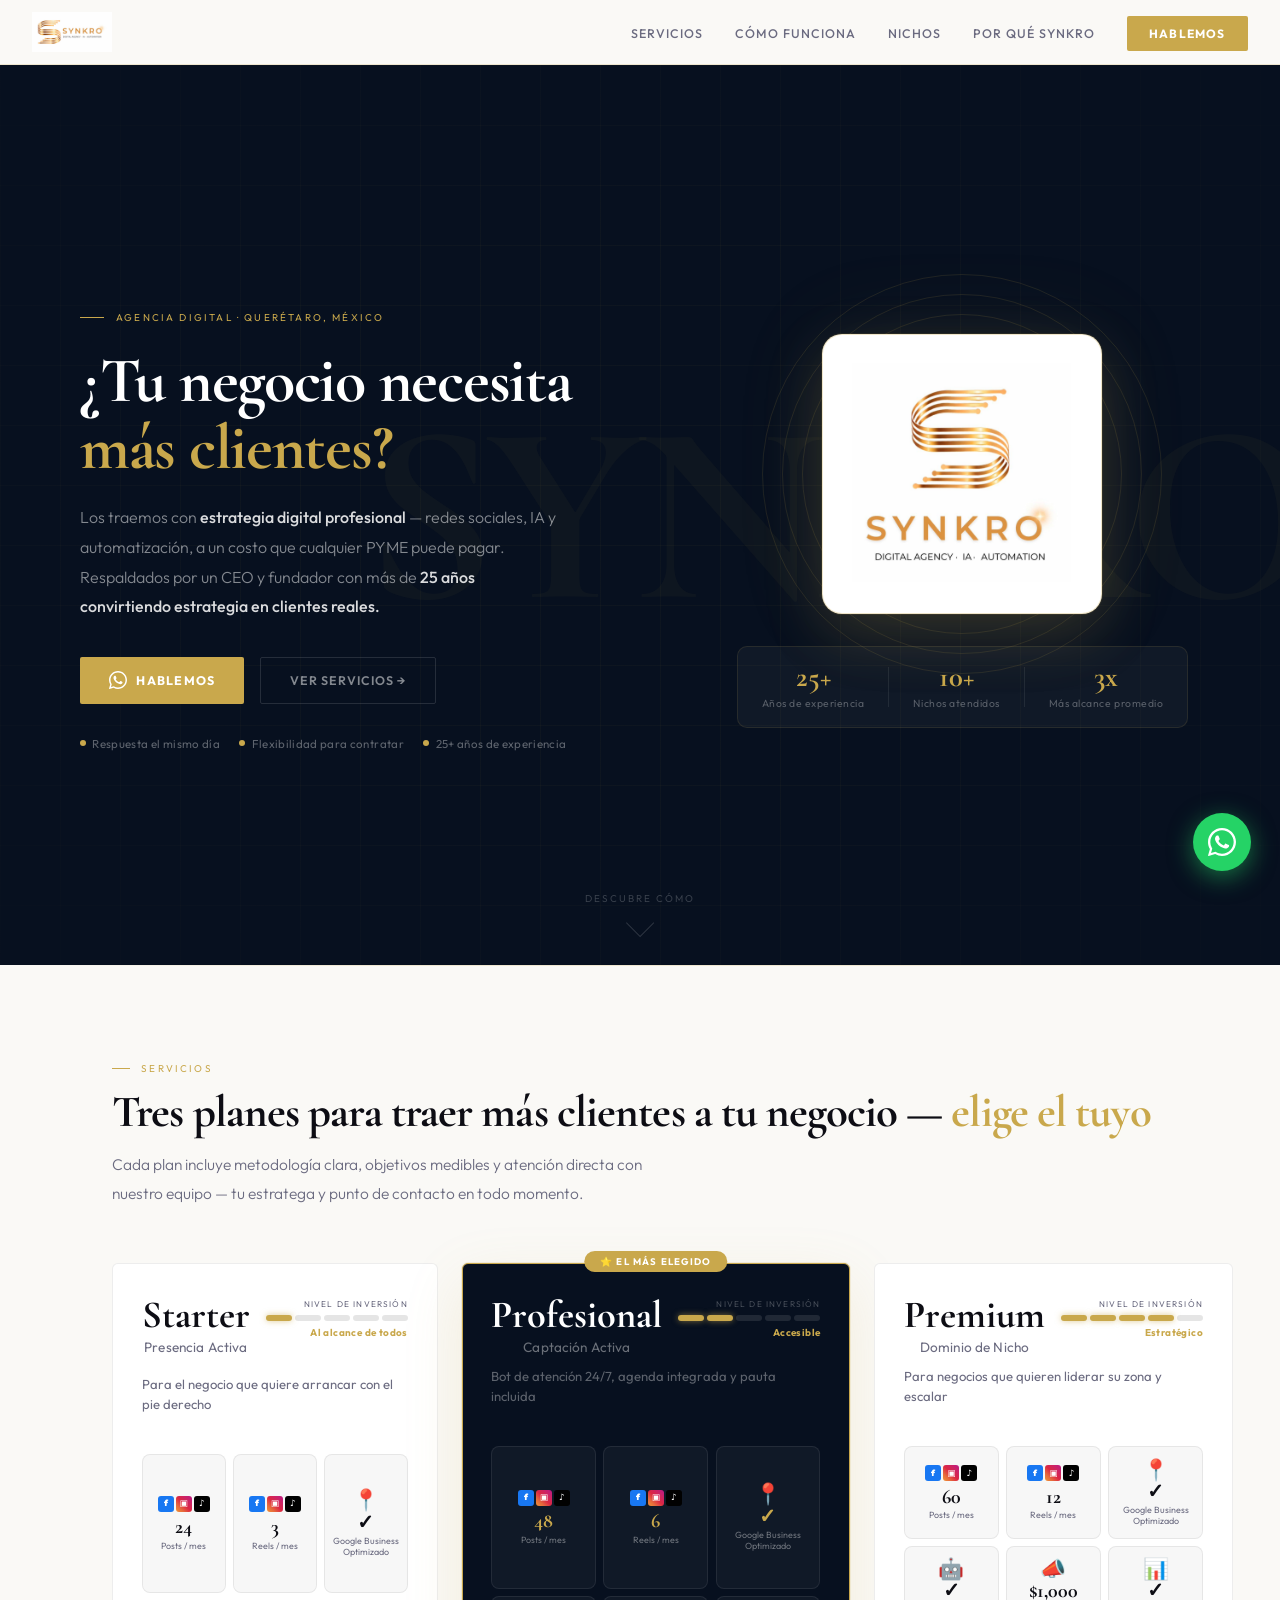
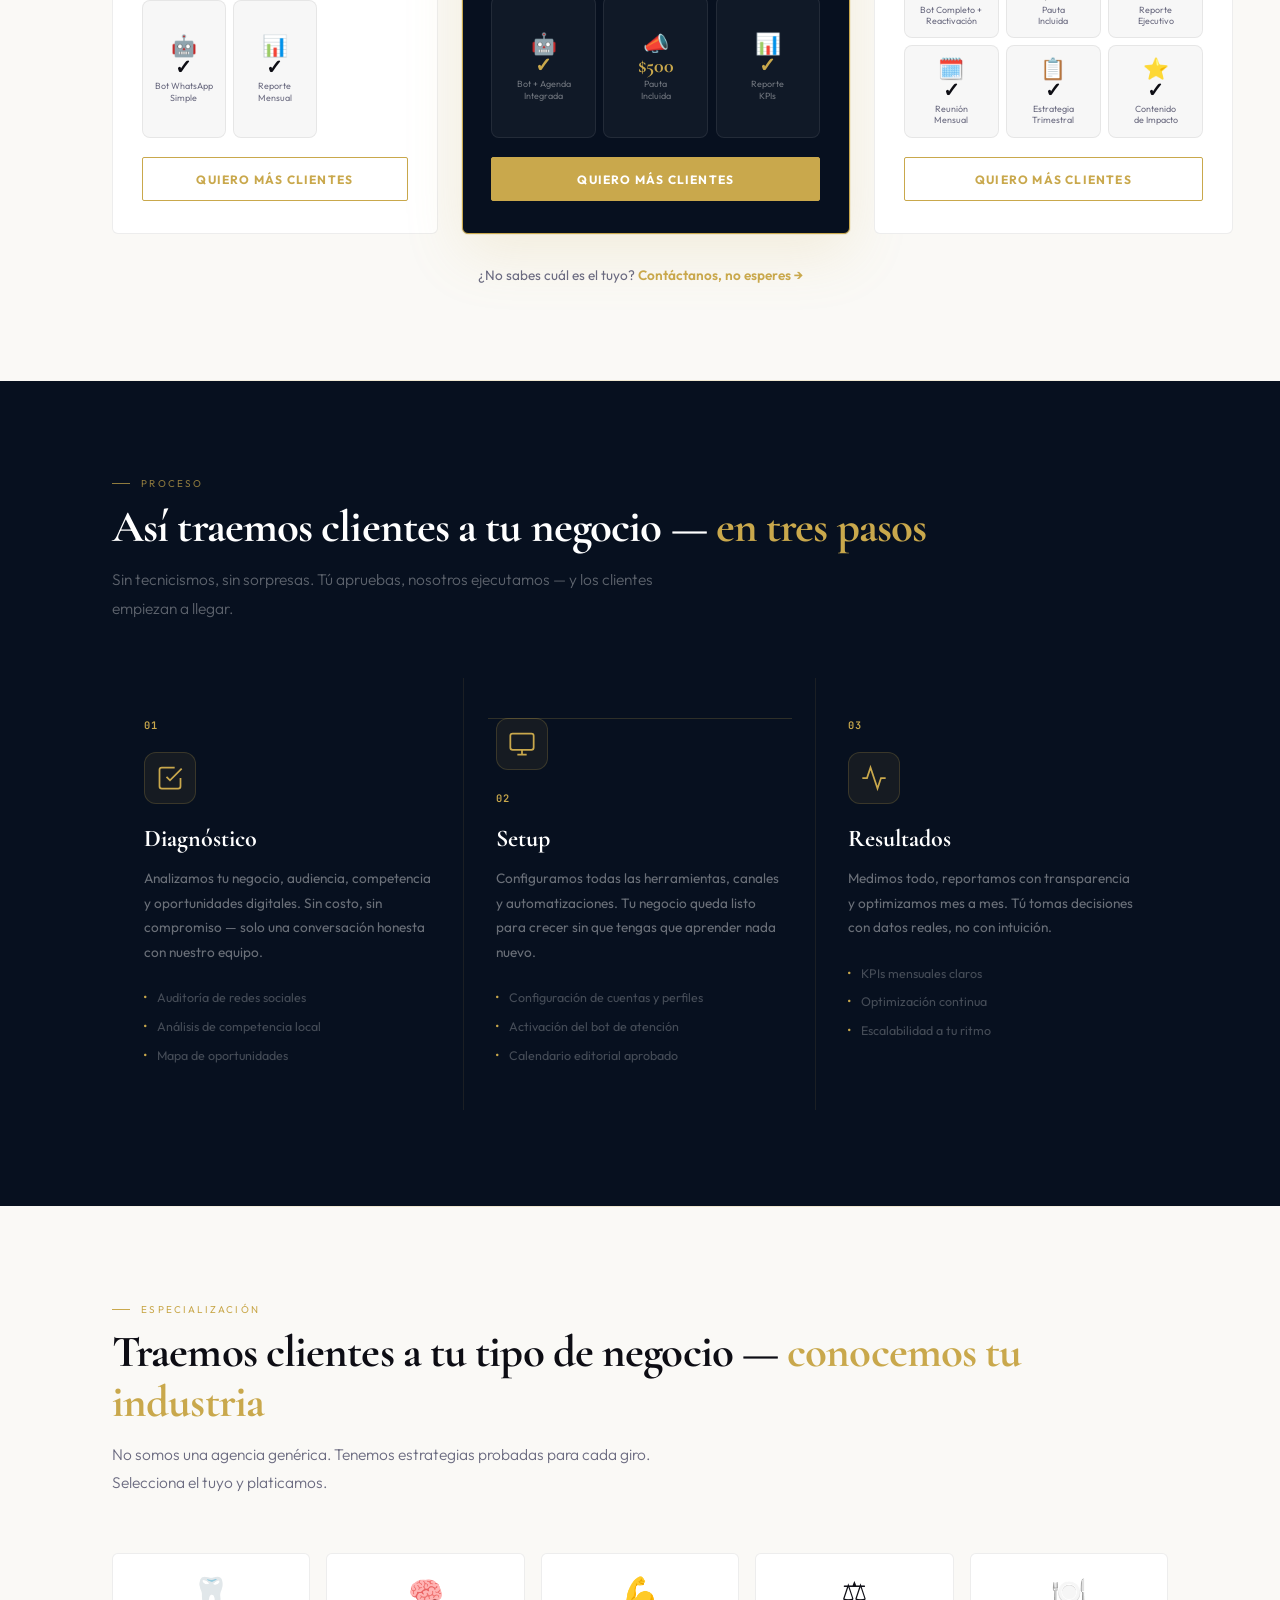
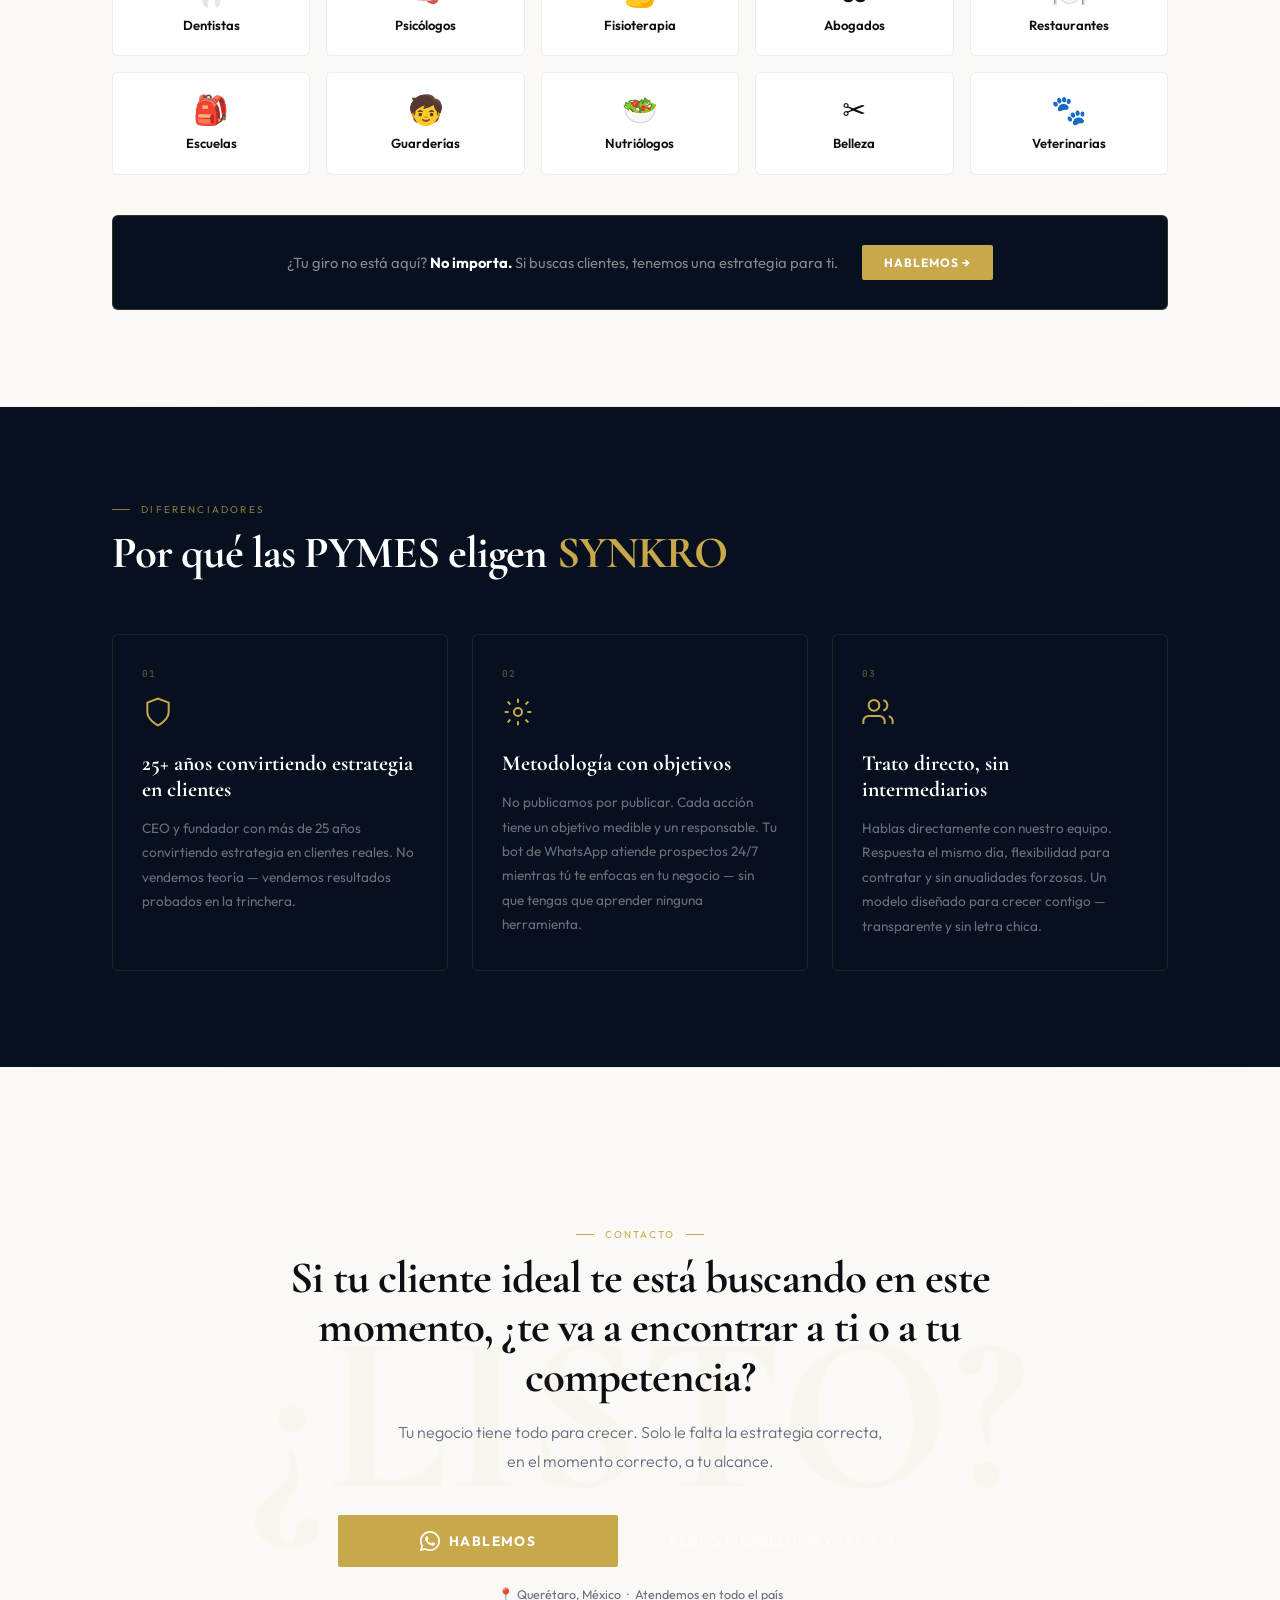
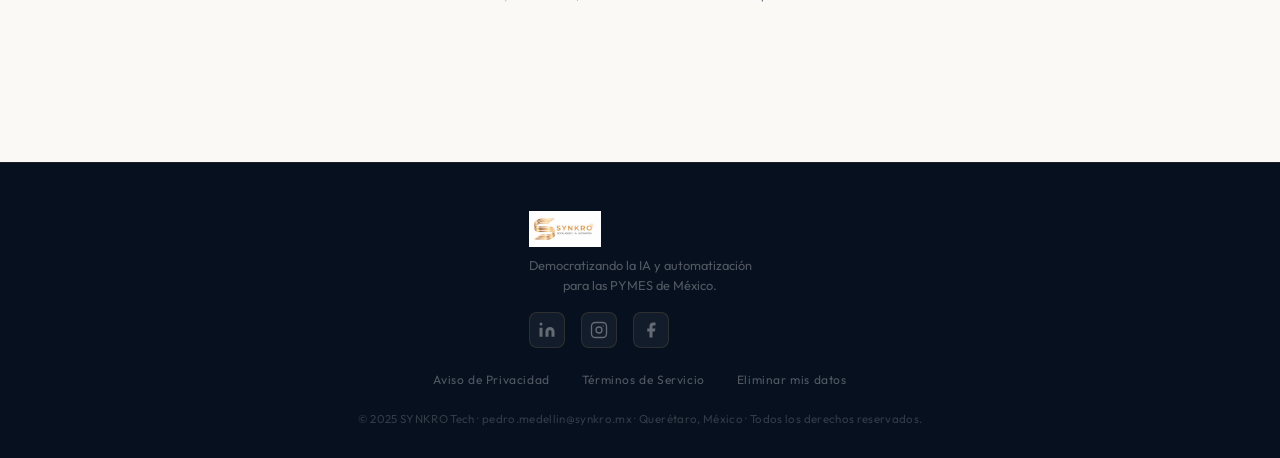
<file: index.html>
<!DOCTYPE html>
<html lang="es">
<head>
  <meta charset="UTF-8">
  <meta name="viewport" content="width=device-width, initial-scale=1.0">
  <title>SYNKRO — IA, Redes Sociales y Automatización para PYMES</title>
  <meta name="description" content="SYNKRO democratiza la inteligencia artificial y automatización para pequeñas y medianas empresas en México. Redes sociales, WhatsApp Business y más.">
  <link rel="icon" href="assets/favicon.png" type="image/png">
  <link href="https://fonts.googleapis.com/css2?family=Cormorant+Garamond:wght@300;400;600;700;900&family=Outfit:wght@300;400;500;600;700&family=JetBrains+Mono:wght@400;600&display=swap" rel="stylesheet">
  <link rel="stylesheet" href="css/style.css">
</head>
<body>

  <!-- NAV -->
  <nav class="nav" id="nav">
    <a href="#inicio" class="nav-logo-link">
      <img src="assets/logo-horizontal.png" alt="SYNKRO" class="nav-logo" onerror="this.onerror=null;this.style.display='none';document.querySelector('.nav-wordmark').style.display='block'">
      <span class="nav-wordmark" style="display:none">SYNKRO</span>
    </a>
    <button class="nav-hamburger" id="hamburger" aria-label="Menú">
      <span></span><span></span><span></span>
    </button>
    <ul class="nav-links" id="navLinks">
      <li><a href="#servicios" class="nav-link">Servicios</a></li>
      <li><a href="#como-funciona" class="nav-link">Cómo funciona</a></li>
      <li><a href="#nichos" class="nav-link">Nichos</a></li>
      <li><a href="#por-que-synkro" class="nav-link">Por qué SYNKRO</a></li>
      <li><a href="https://wa.me/522224554234?text=Hola%20SYNKRO%2C%20quiero%20información%20sobre%20sus%20servicios" target="_blank" class="nav-cta">Hablemos</a></li>
    </ul>
  </nav>

  <!-- HERO -->
  <section class="hero" id="inicio">
    <div class="hero-bg-grid"></div>
    <div class="hero-bg-word">SYNKRO</div>
    <div class="hero-container">
      <div class="hero-content reveal-up">
        <p class="hero-eyebrow"><span class="eyebrow-line"></span>Agencia Digital · Querétaro, México</p>
        <h1 class="hero-h1">
          ¿Tu negocio necesita<br>
          <em>más clientes?</em>
        </h1>
        <p class="hero-p">
          Los traemos con <strong>estrategia digital profesional</strong> — redes sociales, IA y automatización, a un costo que cualquier PYME puede pagar. Respaldados por un CEO y fundador con más de <strong>25 años convirtiendo estrategia en clientes reales.</strong>
        </p>
        <div class="hero-actions">
          <a href="https://wa.me/522224554234?text=Hola%20SYNKRO%2C%20quiero%20un%20diagnóstico%20para%20mi%20negocio" target="_blank" class="btn-gold">
            <svg width="18" height="18" viewBox="0 0 24 24" fill="currentColor"><path d="M17.472 14.382c-.297-.149-1.758-.867-2.03-.967-.273-.099-.471-.148-.67.15-.197.297-.767.966-.94 1.164-.173.199-.347.223-.644.075-.297-.15-1.255-.463-2.39-1.475-.883-.788-1.48-1.761-1.653-2.059-.173-.297-.018-.458.13-.606.134-.133.298-.347.446-.52.149-.174.198-.298.298-.497.099-.198.05-.371-.025-.52-.075-.149-.669-1.612-.916-2.207-.242-.579-.487-.5-.669-.51-.173-.008-.371-.01-.57-.01-.198 0-.52.074-.792.372-.272.297-1.04 1.016-1.04 2.479 0 1.462 1.065 2.875 1.213 3.074.149.198 2.096 3.2 5.077 4.487.709.306 1.262.489 1.694.625.712.227 1.36.195 1.871.118.571-.085 1.758-.719 2.006-1.413.248-.694.248-1.289.173-1.413-.074-.124-.272-.198-.57-.347z"/><path d="M12 0C5.373 0 0 5.373 0 12c0 2.196.591 4.247 1.618 6.005L.057 23.48c-.073.274.179.523.451.445l5.616-1.536A11.954 11.954 0 0012 24c6.627 0 12-5.373 12-12S18.627 0 12 0zm0 22c-1.896 0-3.67-.522-5.185-1.43l-.371-.221-3.844 1.048 1.081-3.739-.242-.384A9.956 9.956 0 012 12C2 6.477 6.477 2 12 2s10 4.477 10 10-4.477 10-10 10z"/></svg>
            Hablemos
          </a>
          <a href="#servicios" class="btn-outline">Ver servicios →</a>
        </div>
        <div class="hero-trust">
          <span class="trust-item"><span class="trust-dot"></span>Respuesta el mismo día</span>
          <span class="trust-item"><span class="trust-dot"></span>Flexibilidad para contratar</span>
          <span class="trust-item"><span class="trust-dot"></span>25+ años de experiencia</span>
        </div>
      </div>
      <div class="hero-visual reveal-up" style="animation-delay:0.2s">
        <div class="logo-glow-wrap">
          <img src="assets/logo-cuadrado.png" alt="SYNKRO" class="hero-logo-img">
          <div class="logo-rings">
            <div class="ring ring-1"></div>
            <div class="ring ring-2"></div>
            <div class="ring ring-3"></div>
          </div>
        </div>
        <div class="hero-stats">
          <div class="h-stat">
            <span class="h-stat-num">25+</span>
            <span class="h-stat-lbl">Años de experiencia</span>
          </div>
          <div class="h-stat-div"></div>
          <div class="h-stat">
            <span class="h-stat-num">10+</span>
            <span class="h-stat-lbl">Nichos atendidos</span>
          </div>
          <div class="h-stat-div"></div>
          <div class="h-stat">
            <span class="h-stat-num">3x</span>
            <span class="h-stat-lbl">Más alcance promedio</span>
          </div>
        </div>
      </div>
    </div>
    <div class="hero-scroll-hint">
      <span>Descubre cómo</span>
      <div class="scroll-arrow"></div>
    </div>
  </section>

  <div class="divider-line"></div>

  <!-- SERVICIOS -->
  <section class="section" id="servicios">
    <div class="container">
      <div class="section-header reveal">
        <p class="s-eyebrow"><span></span>Servicios</p>
        <h2 class="s-h2">Tres planes para traer más clientes a tu negocio — <em>elige el tuyo</em></h2>
        <p class="s-p">Cada plan incluye metodología clara, objetivos medibles y atención directa con nuestro equipo — tu estratega y punto de contacto en todo momento.</p>
      </div>
      <div class="packages-grid">

        <!-- STARTER -->
        <div class="pkg reveal" style="animation-delay:0.1s">
          <div class="pkg-top">
            <div class="pkg-top-left">
              <h3 class="pkg-name pkg-name-big">Starter</h3>
              <span class="pkg-subtitle pkg-subtitle-center">Presencia Activa</span>
            </div>
            <div class="pkg-invest-box">
              <div class="pkg-invest-label">Nivel de inversión</div>
              <div class="pkg-invest-bars">
                <span class="inv-bar inv-active"></span>
                <span class="inv-bar"></span>
                <span class="inv-bar"></span>
                <span class="inv-bar"></span>
                <span class="inv-bar"></span>
              </div>
              <div class="pkg-invest-tag">Al alcance de todos</div>
            </div>
          </div>
          <p class="pkg-tagline" style="margin-top:0.5rem">Para el negocio que quiere arrancar con el pie derecho</p>
          <div class="pkg-collage">
            <div class="pkg-tile">
              <div class="pkg-tile-icons"><span class="net-icon net-fb">f</span><span class="net-icon net-ig">▣</span><span class="net-icon net-tt">♪</span></div>
              <div class="pkg-tile-num">24</div>
              <div class="pkg-tile-lbl">Posts / mes</div>
            </div>
            <div class="pkg-tile">
              <div class="pkg-tile-icons"><span class="net-icon net-fb">f</span><span class="net-icon net-ig">▣</span><span class="net-icon net-tt">♪</span></div>
              <div class="pkg-tile-num">3</div>
              <div class="pkg-tile-lbl">Reels / mes</div>
            </div>
            <div class="pkg-tile">
              <div class="pkg-tile-emoji">📍</div>
              <div class="pkg-tile-num">✓</div>
              <div class="pkg-tile-lbl">Google Business<br>Optimizado</div>
            </div>
            <div class="pkg-tile">
              <div class="pkg-tile-emoji">🤖</div>
              <div class="pkg-tile-num">✓</div>
              <div class="pkg-tile-lbl">Bot WhatsApp<br>Simple</div>
            </div>
            <div class="pkg-tile">
              <div class="pkg-tile-emoji">📊</div>
              <div class="pkg-tile-num">✓</div>
              <div class="pkg-tile-lbl">Reporte<br>Mensual</div>
            </div>
          </div>
          <a href="https://wa.me/522224554234?text=Hola%20SYNKRO%2C%20me%20interesa%20el%20plan%20Starter" target="_blank" class="pkg-cta">Quiero más clientes</a>
        </div>

        <!-- PROFESIONAL -->
        <div class="pkg pkg-featured reveal" style="animation-delay:0.2s">
          <div class="pkg-badge">⭐ El más elegido</div>
          <div class="pkg-top">
            <div class="pkg-top-left">
              <h3 class="pkg-name pkg-name-white pkg-name-big">Profesional</h3>
              <span class="pkg-subtitle pkg-subtitle-light pkg-subtitle-center">Captación Activa</span>
            </div>
            <div class="pkg-invest-box pkg-invest-box-dark">
              <div class="pkg-invest-label pkg-invest-label-dark">Nivel de inversión</div>
              <div class="pkg-invest-bars">
                <span class="inv-bar inv-active"></span>
                <span class="inv-bar inv-active"></span>
                <span class="inv-bar inv-dark"></span>
                <span class="inv-bar inv-dark"></span>
                <span class="inv-bar inv-dark"></span>
              </div>
              <div class="pkg-invest-tag">Accesible</div>
            </div>
          </div>
          <p class="pkg-tagline pkg-tagline-dim">Bot de atención 24/7, agenda integrada y pauta incluida</p>
          <div class="pkg-collage">
            <div class="pkg-tile pkg-tile-dark">
              <div class="pkg-tile-icons"><span class="net-icon net-fb">f</span><span class="net-icon net-ig">▣</span><span class="net-icon net-tt">♪</span></div>
              <div class="pkg-tile-num pkg-tile-num-gold">48</div>
              <div class="pkg-tile-lbl pkg-tile-lbl-light">Posts / mes</div>
            </div>
            <div class="pkg-tile pkg-tile-dark">
              <div class="pkg-tile-icons"><span class="net-icon net-fb">f</span><span class="net-icon net-ig">▣</span><span class="net-icon net-tt">♪</span></div>
              <div class="pkg-tile-num pkg-tile-num-gold">6</div>
              <div class="pkg-tile-lbl pkg-tile-lbl-light">Reels / mes</div>
            </div>
            <div class="pkg-tile pkg-tile-dark">
              <div class="pkg-tile-emoji">📍</div>
              <div class="pkg-tile-num pkg-tile-num-gold">✓</div>
              <div class="pkg-tile-lbl pkg-tile-lbl-light">Google Business<br>Optimizado</div>
            </div>
            <div class="pkg-tile pkg-tile-dark">
              <div class="pkg-tile-emoji">🤖</div>
              <div class="pkg-tile-num pkg-tile-num-gold">✓</div>
              <div class="pkg-tile-lbl pkg-tile-lbl-light">Bot + Agenda<br>Integrada</div>
            </div>
            <div class="pkg-tile pkg-tile-dark">
              <div class="pkg-tile-emoji">📣</div>
              <div class="pkg-tile-num pkg-tile-num-gold">$500</div>
              <div class="pkg-tile-lbl pkg-tile-lbl-light">Pauta<br>Incluida</div>
            </div>
            <div class="pkg-tile pkg-tile-dark">
              <div class="pkg-tile-emoji">📊</div>
              <div class="pkg-tile-num pkg-tile-num-gold">✓</div>
              <div class="pkg-tile-lbl pkg-tile-lbl-light">Reporte<br>KPIs</div>
            </div>
          </div>
          <a href="https://wa.me/522224554234?text=Hola%20SYNKRO%2C%20me%20interesa%20el%20plan%20Profesional" target="_blank" class="pkg-cta pkg-cta-gold">Quiero más clientes</a>
        </div>

        <!-- PREMIUM -->
        <div class="pkg reveal" style="animation-delay:0.3s">
          <div class="pkg-top">
            <div class="pkg-top-left">
              <h3 class="pkg-name pkg-name-big">Premium</h3>
              <span class="pkg-subtitle pkg-subtitle-center">Dominio de Nicho</span>
            </div>
            <div class="pkg-invest-box">
              <div class="pkg-invest-label">Nivel de inversión</div>
              <div class="pkg-invest-bars">
                <span class="inv-bar inv-active"></span>
                <span class="inv-bar inv-active"></span>
                <span class="inv-bar inv-active"></span>
                <span class="inv-bar inv-active"></span>
                <span class="inv-bar"></span>
              </div>
              <div class="pkg-invest-tag">Estratégico</div>
            </div>
          </div>
          <p class="pkg-tagline">Para negocios que quieren liderar su zona y escalar</p>
          <div class="pkg-collage">
            <div class="pkg-tile">
              <div class="pkg-tile-icons"><span class="net-icon net-fb">f</span><span class="net-icon net-ig">▣</span><span class="net-icon net-tt">♪</span></div>
              <div class="pkg-tile-num">60</div>
              <div class="pkg-tile-lbl">Posts / mes</div>
            </div>
            <div class="pkg-tile">
              <div class="pkg-tile-icons"><span class="net-icon net-fb">f</span><span class="net-icon net-ig">▣</span><span class="net-icon net-tt">♪</span></div>
              <div class="pkg-tile-num">12</div>
              <div class="pkg-tile-lbl">Reels / mes</div>
            </div>
            <div class="pkg-tile">
              <div class="pkg-tile-emoji">📍</div>
              <div class="pkg-tile-num">✓</div>
              <div class="pkg-tile-lbl">Google Business<br>Optimizado</div>
            </div>
            <div class="pkg-tile">
              <div class="pkg-tile-emoji">🤖</div>
              <div class="pkg-tile-num">✓</div>
              <div class="pkg-tile-lbl">Bot Completo +<br>Reactivación</div>
            </div>
            <div class="pkg-tile">
              <div class="pkg-tile-emoji">📣</div>
              <div class="pkg-tile-num">$1,000</div>
              <div class="pkg-tile-lbl">Pauta<br>Incluida</div>
            </div>
            <div class="pkg-tile">
              <div class="pkg-tile-emoji">📊</div>
              <div class="pkg-tile-num">✓</div>
              <div class="pkg-tile-lbl">Reporte<br>Ejecutivo</div>
            </div>
            <div class="pkg-tile">
              <div class="pkg-tile-emoji">🗓️</div>
              <div class="pkg-tile-num">✓</div>
              <div class="pkg-tile-lbl">Reunión<br>Mensual</div>
            </div>
            <div class="pkg-tile">
              <div class="pkg-tile-emoji">📋</div>
              <div class="pkg-tile-num">✓</div>
              <div class="pkg-tile-lbl">Estrategia<br>Trimestral</div>
            </div>
            <div class="pkg-tile">
              <div class="pkg-tile-emoji">⭐</div>
              <div class="pkg-tile-num">✓</div>
              <div class="pkg-tile-lbl">Contenido<br>de Impacto</div>
            </div>
          </div>
          <a href="https://wa.me/522224554234?text=Hola%20SYNKRO%2C%20me%20interesa%20el%20plan%20Premium" target="_blank" class="pkg-cta">Quiero más clientes</a>
        </div>

      </div>
            <p class="pkg-nota reveal">¿No sabes cuál es el tuyo? <a href="https://wa.me/522224554234?text=Hola%20SYNKRO%2C%20quiero%20orientación%20sobre%20qué%20plan%20necesito" target="_blank">Contáctanos, no esperes →</a></p>
    </div>
  </section>

  <div class="divider-line"></div>

  <!-- CÓMO FUNCIONA -->
  <section class="section section-dark" id="como-funciona">
    <div class="container">
      <div class="section-header reveal">
        <p class="s-eyebrow s-eyebrow-light"><span></span>Proceso</p>
        <h2 class="s-h2 s-h2-white">Así traemos clientes a tu negocio — <em>en tres pasos</em></h2>
        <p class="s-p s-p-dim">Sin tecnicismos, sin sorpresas. Tú apruebas, nosotros ejecutamos — y los clientes empiezan a llegar.</p>
      </div>
      <div class="steps-grid">
        <div class="step reveal" style="animation-delay:0.1s">
          <div class="step-num">01</div>
          <div class="step-icon">
            <svg width="28" height="28" viewBox="0 0 24 24" fill="none" stroke="currentColor" stroke-width="1.5"><path d="M9 11l3 3L22 4"/><path d="M21 12v7a2 2 0 01-2 2H5a2 2 0 01-2-2V5a2 2 0 012-2h11"/></svg>
          </div>
          <h3 class="step-title">Diagnóstico</h3>
          <p class="step-text">Analizamos tu negocio, audiencia, competencia y oportunidades digitales. Sin costo, sin compromiso — solo una conversación honesta con nuestro equipo.</p>
          <ul class="step-bullets">
            <li>Auditoría de redes sociales</li>
            <li>Análisis de competencia local</li>
            <li>Mapa de oportunidades</li>
          </ul>
        </div>
        <div class="step reveal" style="animation-delay:0.2s">
          <div class="step-icon">
            <svg width="28" height="28" viewBox="0 0 24 24" fill="none" stroke="currentColor" stroke-width="1.5"><rect x="2" y="3" width="20" height="14" rx="2"/><path d="M8 21h8M12 17v4"/></svg>
          </div>
          <div class="step-num">02</div>
          <h3 class="step-title">Setup</h3>
          <p class="step-text">Configuramos todas las herramientas, canales y automatizaciones. Tu negocio queda listo para crecer sin que tengas que aprender nada nuevo.</p>
          <ul class="step-bullets">
            <li>Configuración de cuentas y perfiles</li>
            <li>Activación del bot de atención</li>
            <li>Calendario editorial aprobado</li>
          </ul>
        </div>
        <div class="step reveal" style="animation-delay:0.3s">
          <div class="step-num">03</div>
          <div class="step-icon">
            <svg width="28" height="28" viewBox="0 0 24 24" fill="none" stroke="currentColor" stroke-width="1.5"><path d="M22 12h-4l-3 9L9 3l-3 9H2"/></svg>
          </div>
          <h3 class="step-title">Resultados</h3>
          <p class="step-text">Medimos todo, reportamos con transparencia y optimizamos mes a mes. Tú tomas decisiones con datos reales, no con intuición.</p>
          <ul class="step-bullets">
            <li>KPIs mensuales claros</li>
            <li>Optimización continua</li>
            <li>Escalabilidad a tu ritmo</li>
          </ul>
        </div>
      </div>
    </div>
  </section>

  <div class="divider-line"></div>

  <!-- NICHOS -->
  <section class="section" id="nichos">
    <div class="container">
      <div class="section-header reveal">
        <p class="s-eyebrow"><span></span>Especialización</p>
        <h2 class="s-h2">Traemos clientes a tu tipo de negocio — <em>conocemos tu industria</em></h2>
        <p class="s-p">No somos una agencia genérica. Tenemos estrategias probadas para cada giro. Selecciona el tuyo y platicamos.</p>
      </div>
      <div class="nichos-grid reveal">
        <a href="https://wa.me/522224554234?text=Hola%20SYNKRO%2C%20tengo%20un%20consultorio%20dental%20y%20quiero%20información%20de%20SYNKRO" target="_blank" class="nicho"><span class="nicho-icon">🦷</span><span>Dentistas</span></a>
        <a href="https://wa.me/522224554234?text=Hola%20SYNKRO%2C%20soy%20psicólogo%20y%20quiero%20información%20de%20SYNKRO" target="_blank" class="nicho"><span class="nicho-icon">🧠</span><span>Psicólogos</span></a>
        <a href="https://wa.me/522224554234?text=Hola%20SYNKRO%2C%20tengo%20un%20consultorio%20de%20fisioterapia%20y%20quiero%20información%20de%20SYNKRO" target="_blank" class="nicho"><span class="nicho-icon">💪</span><span>Fisioterapia</span></a>
        <a href="https://wa.me/522224554234?text=Hola%20SYNKRO%2C%20tengo%20un%20despacho%20de%20abogados%20y%20quiero%20información%20de%20SYNKRO" target="_blank" class="nicho"><span class="nicho-icon">⚖️</span><span>Abogados</span></a>
        <a href="https://wa.me/522224554234?text=Hola%20SYNKRO%2C%20tengo%20un%20restaurante%20y%20quiero%20información%20de%20SYNKRO" target="_blank" class="nicho"><span class="nicho-icon">🍽️</span><span>Restaurantes</span></a>
        <a href="https://wa.me/522224554234?text=Hola%20SYNKRO%2C%20tengo%20una%20escuela%20y%20quiero%20información%20de%20SYNKRO" target="_blank" class="nicho"><span class="nicho-icon">🎒</span><span>Escuelas</span></a>
        <a href="https://wa.me/522224554234?text=Hola%20SYNKRO%2C%20tengo%20una%20guardería%20y%20quiero%20información%20de%20SYNKRO" target="_blank" class="nicho"><span class="nicho-icon">🧒</span><span>Guarderías</span></a>
        <a href="https://wa.me/522224554234?text=Hola%20SYNKRO%2C%20soy%20nutriólogo%20y%20quiero%20información%20de%20SYNKRO" target="_blank" class="nicho"><span class="nicho-icon">🥗</span><span>Nutriólogos</span></a>
        <a href="https://wa.me/522224554234?text=Hola%20SYNKRO%2C%20tengo%20un%20salón%20de%20belleza%20y%20quiero%20información%20de%20SYNKRO" target="_blank" class="nicho"><span class="nicho-icon">✂️</span><span>Belleza</span></a>
        <a href="https://wa.me/522224554234?text=Hola%20SYNKRO%2C%20tengo%20una%20veterinaria%20y%20quiero%20información%20de%20SYNKRO" target="_blank" class="nicho"><span class="nicho-icon">🐾</span><span>Veterinarias</span></a>
      </div>
      <div class="nicho-cta reveal">
        <p>¿Tu giro no está aquí? <strong>No importa.</strong> Si buscas clientes, tenemos una estrategia para ti.</p>
        <a href="https://wa.me/522224554234?text=Hola%20SYNKRO%2C%20tengo%20un%20negocio%20y%20quiero%20saber%20si%20SYNKRO%20puede%20ayudarme" target="_blank" class="btn-gold-sm">Hablemos →</a>
      </div>
    </div>
  </section>

  <div class="divider-line"></div>

  <!-- POR QUÉ SYNKRO -->
  <section class="section section-dark" id="por-que-synkro">
    <div class="container">
      <div class="section-header reveal">
        <p class="s-eyebrow s-eyebrow-light"><span></span>Diferenciadores</p>
        <h2 class="s-h2 s-h2-white">Por qué las PYMES eligen <em>SYNKRO</em></h2>
      </div>
      <div class="diffs-grid">
        <div class="diff reveal" style="animation-delay:0.1s">
          <div class="diff-number">01</div>
          <div class="diff-icon">
            <svg width="32" height="32" viewBox="0 0 24 24" fill="none" stroke="currentColor" stroke-width="1.5"><path d="M12 22s8-4 8-10V5l-8-3-8 3v7c0 6 8 10 8 10z"/></svg>
          </div>
          <h3 class="diff-title">25+ años convirtiendo estrategia en clientes</h3>
          <p class="diff-text">CEO y fundador con más de 25 años convirtiendo estrategia en clientes reales. No vendemos teoría — vendemos resultados probados en la trinchera.</p>
        </div>
        <div class="diff reveal" style="animation-delay:0.2s">
          <div class="diff-number">02</div>
          <div class="diff-icon">
            <svg width="32" height="32" viewBox="0 0 24 24" fill="none" stroke="currentColor" stroke-width="1.5"><circle cx="12" cy="12" r="3"/><path d="M12 2v3M12 19v3M4.22 4.22l2.12 2.12M17.66 17.66l2.12 2.12M2 12h3M19 12h3M4.22 19.78l2.12-2.12M17.66 6.34l2.12-2.12"/></svg>
          </div>
          <h3 class="diff-title">Metodología con objetivos</h3>
          <p class="diff-text">No publicamos por publicar. Cada acción tiene un objetivo medible y un responsable. Tu bot de WhatsApp atiende prospectos 24/7 mientras tú te enfocas en tu negocio — sin que tengas que aprender ninguna herramienta.</p>
        </div>
        <div class="diff reveal" style="animation-delay:0.3s">
          <div class="diff-number">03</div>
          <div class="diff-icon">
            <svg width="32" height="32" viewBox="0 0 24 24" fill="none" stroke="currentColor" stroke-width="1.5"><path d="M17 21v-2a4 4 0 00-4-4H5a4 4 0 00-4 4v2"/><circle cx="9" cy="7" r="4"/><path d="M23 21v-2a4 4 0 00-3-3.87M16 3.13a4 4 0 010 7.75"/></svg>
          </div>
          <h3 class="diff-title">Trato directo, sin intermediarios</h3>
          <p class="diff-text">Hablas directamente con nuestro equipo. Respuesta el mismo día, flexibilidad para contratar y sin anualidades forzosas. Un modelo diseñado para crecer contigo — transparente y sin letra chica.</p>
        </div>
      </div>
    </div>
  </section>

  <div class="divider-line"></div>

  <!-- CONTACTO -->
  <section class="section" id="contacto">
    <div class="container">
      <div class="cta-block reveal">
        <div class="cta-bg-text">¿LISTO?</div>
        <p class="s-eyebrow" style="justify-content:center"><span></span>Contacto<span></span></p>
        <h2 class="s-h2 cta-h2">Si tu cliente ideal te está buscando en este momento, ¿te va a encontrar a ti o a tu competencia?</h2>
        <p class="cta-p">Tu negocio tiene todo para crecer. Solo le falta la estrategia correcta, en el momento correcto, a tu alcance.</p>
        <div class="cta-actions">
          <a href="https://wa.me/522224554234?text=Hola%20SYNKRO%2C%20quiero%20platicar%20sobre%20sus%20servicios" target="_blank" class="btn-gold btn-large">
            <svg width="20" height="20" viewBox="0 0 24 24" fill="currentColor"><path d="M17.472 14.382c-.297-.149-1.758-.867-2.03-.967-.273-.099-.471-.148-.67.15-.197.297-.767.966-.94 1.164-.173.199-.347.223-.644.075-.297-.15-1.255-.463-2.39-1.475-.883-.788-1.48-1.761-1.653-2.059-.173-.297-.018-.458.13-.606.134-.133.298-.347.446-.52.149-.174.198-.298.298-.497.099-.198.05-.371-.025-.52-.075-.149-.669-1.612-.916-2.207-.242-.579-.487-.5-.669-.51-.173-.008-.371-.01-.57-.01-.198 0-.52.074-.792.372-.272.297-1.04 1.016-1.04 2.479 0 1.462 1.065 2.875 1.213 3.074.149.198 2.096 3.2 5.077 4.487.709.306 1.262.489 1.694.625.712.227 1.36.195 1.871.118.571-.085 1.758-.719 2.006-1.413.248-.694.248-1.289.173-1.413-.074-.124-.272-.198-.57-.347z"/><path d="M12 0C5.373 0 0 5.373 0 12c0 2.196.591 4.247 1.618 6.005L.057 23.48c-.073.274.179.523.451.445l5.616-1.536A11.954 11.954 0 0012 24c6.627 0 12-5.373 12-12S18.627 0 12 0zm0 22c-1.896 0-3.67-.522-5.185-1.43l-.371-.221-3.844 1.048 1.081-3.739-.242-.384A9.956 9.956 0 012 12C2 6.477 6.477 2 12 2s10 4.477 10 10-4.477 10-10 10z"/></svg>
            Hablemos
          </a>
          <a href="mailto:pedro.medellin@synkro.mx" class="btn-outline btn-large">
            pedro.medellin@synkro.mx
          </a>
        </div>
        <p class="cta-note">📍 Querétaro, México &nbsp;·&nbsp; Atendemos en todo el país</p>
      </div>
    </div>
  </section>

  <!-- FOOTER -->
  <footer class="footer">
    <div class="container footer-inner">
      <div class="footer-brand">
        <img src="assets/logo-horizontal.png" alt="SYNKRO" class="footer-logo" onerror="this.style.display='none'">
        <p class="footer-tagline">Democratizando la IA y automatización<br>para las PYMES de México.</p>
        <div class="footer-social">
          <a href="https://linkedin.com/company/synkro-mx" target="_blank" aria-label="LinkedIn" class="social-icon">
            <svg width="18" height="18" viewBox="0 0 24 24" fill="currentColor"><path d="M16 8a6 6 0 016 6v7h-4v-7a2 2 0 00-2-2 2 2 0 00-2 2v7h-4v-7a6 6 0 016-6zM2 9h4v12H2z"/><circle cx="4" cy="4" r="2"/></svg>
          </a>
          <a href="https://instagram.com/synkromx" target="_blank" aria-label="Instagram" class="social-icon">
            <svg width="18" height="18" viewBox="0 0 24 24" fill="none" stroke="currentColor" stroke-width="1.8"><rect x="2" y="2" width="20" height="20" rx="5"/><circle cx="12" cy="12" r="4"/><circle cx="17.5" cy="6.5" r="0.8" fill="currentColor" stroke="none"/></svg>
          </a>
          <a href="https://www.facebook.com/profile.php?id=61582227332620" target="_blank" aria-label="Facebook" class="social-icon">
            <svg width="18" height="18" viewBox="0 0 24 24" fill="currentColor"><path d="M18 2h-3a5 5 0 00-5 5v3H7v4h3v8h4v-8h3l1-4h-4V7a1 1 0 011-1h3z"/></svg>
          </a>
        </div>
      </div>
      <div class="footer-links">
        <a href="privacidad.html">Aviso de Privacidad</a>
        <a href="terminos.html">Términos de Servicio</a>
        <a href="datos.html">Eliminar mis datos</a>
      </div>
      <p class="footer-copy">© 2025 SYNKRO Tech · pedro.medellin@synkro.mx · Querétaro, México · Todos los derechos reservados.</p>
    </div>
  </footer>

  <!-- WhatsApp Bubble -->
  <a href="https://wa.me/522224554234?text=Hola%20SYNKRO%2C%20quiero%20información" target="_blank" class="wa-bubble" aria-label="WhatsApp">
    <svg width="28" height="28" viewBox="0 0 24 24" fill="currentColor"><path d="M17.472 14.382c-.297-.149-1.758-.867-2.03-.967-.273-.099-.471-.148-.67.15-.197.297-.767.966-.94 1.164-.173.199-.347.223-.644.075-.297-.15-1.255-.463-2.39-1.475-.883-.788-1.48-1.761-1.653-2.059-.173-.297-.018-.458.13-.606.134-.133.298-.347.446-.52.149-.174.198-.298.298-.497.099-.198.05-.371-.025-.52-.075-.149-.669-1.612-.916-2.207-.242-.579-.487-.5-.669-.51-.173-.008-.371-.01-.57-.01-.198 0-.52.074-.792.372-.272.297-1.04 1.016-1.04 2.479 0 1.462 1.065 2.875 1.213 3.074.149.198 2.096 3.2 5.077 4.487.709.306 1.262.489 1.694.625.712.227 1.36.195 1.871.118.571-.085 1.758-.719 2.006-1.413.248-.694.248-1.289.173-1.413-.074-.124-.272-.198-.57-.347z"/><path d="M12 0C5.373 0 0 5.373 0 12c0 2.196.591 4.247 1.618 6.005L.057 23.48c-.073.274.179.523.451.445l5.616-1.536A11.954 11.954 0 0012 24c6.627 0 12-5.373 12-12S18.627 0 12 0zm0 22c-1.896 0-3.67-.522-5.185-1.43l-.371-.221-3.844 1.048 1.081-3.739-.242-.384A9.956 9.956 0 012 12C2 6.477 6.477 2 12 2s10 4.477 10 10-4.477 10-10 10z"/></svg>
  </a>

  <script src="js/main.js"></script>
</body>
</html>
</file>
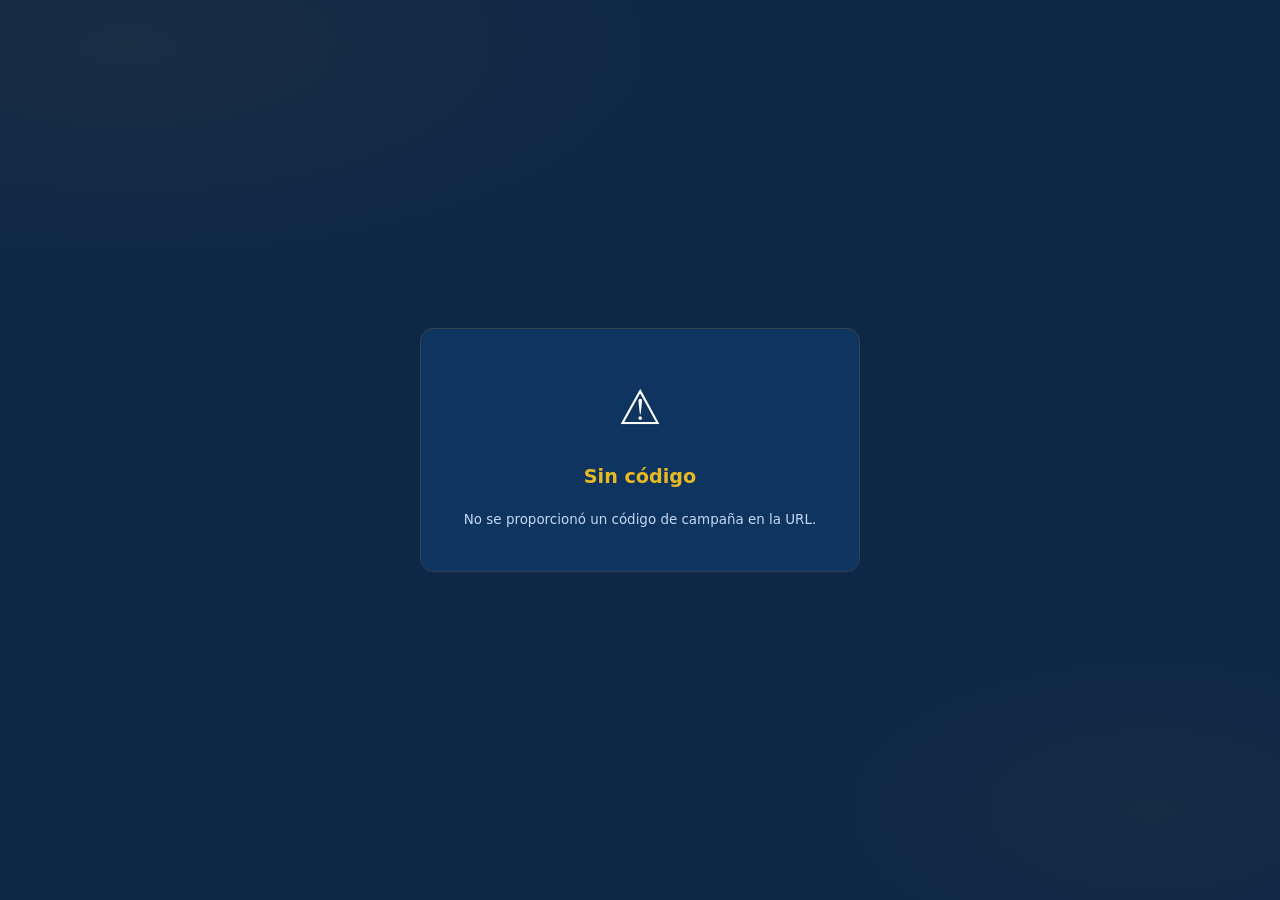
<file: approval.html>
<!DOCTYPE html>
<html lang="es">
<head>
  <meta charset="UTF-8">
  <meta name="viewport" content="width=device-width, initial-scale=1.0">
  <title>Synkro — Aprobación de Campaña</title>
  <style>
    :root {
      --bg:         #0f2847;
      --surface:    #0a1e3a;
      --card:       #0f3460;
      --gold:       #b8860b;
      --gold-l:     #d4a017;
      --gold-xl:    #e8b923;
      --gold-glow:  rgba(184,134,11,.3);
      --text:       #ffffff;
      --text-s:     #c5d8f5;
      --text-m:     #5a7898;
      --border-g:   rgba(184,134,11,.18);
      --r:          14px;
      --rs:         8px;
      --shadow:     0 8px 40px rgba(0,0,0,.6);
      /* Backward-compat aliases — teal → gold */
      --teal:       #b8860b;
      --teal-l:     #d4a017;
      --teal-xl:    #e8b923;
      --teal-glow:  rgba(184,134,11,.3);
      --border-t:   rgba(184,134,11,.18);
      --approve:    #22c55e;
      --approve-bg: rgba(34,197,94,.12);
      --change:     #ea580c;
      --change-bg:  rgba(234,88,12,.1);
    }
    *{margin:0;padding:0;box-sizing:border-box}
    body {
      font-family: 'Segoe UI', 'Helvetica Neue', system-ui, -apple-system, sans-serif;
      background: var(--bg);
      background-image:
        radial-gradient(ellipse 70% 40% at 10% 5%,  rgba(184,134,11,.06) 0%, transparent 60%),
        radial-gradient(ellipse 50% 35% at 90% 90%, rgba(184,134,11,.04) 0%, transparent 50%);
      color: var(--text);
      min-height: 100vh;
      line-height: 1.6;
    }
    ::-webkit-scrollbar{width:5px;height:5px}
    ::-webkit-scrollbar-track{background:var(--surface)}
    ::-webkit-scrollbar-thumb{background:var(--gold);border-radius:3px}

    /* ─── HEADER ──────────────────────────────────── */
    .a-header {
      background: rgba(15,40,71,.92);
      backdrop-filter: blur(18px);
      border-bottom: 1px solid var(--border-g);
      padding: 0 24px;
      position: sticky; top: 0; z-index: 100;
    }
    .a-header-inner {
      max-width: 1200px; margin: 0 auto;
      padding: 16px 0;
      display: flex; flex-direction: column; gap: 12px;
    }
    .a-header-top {
      display: flex; align-items: center; justify-content: space-between; gap: 12px;
      flex-wrap: wrap;
    }
    .a-logo {
      display: flex; align-items: center; gap: 12px;
    }
    .logo-img {
      height: 48px;
      display: block;
      object-fit: contain;
    }
    .a-logo-tag {
      font-size: .65rem; color: var(--text-m); font-weight: 600;
      letter-spacing: .12em; text-transform: uppercase;
    }
    .a-campaign-info { display: flex; gap: 16px; flex-wrap: wrap; font-size: .78rem; color: var(--text-s) }
    .a-info-item { display: flex; gap: 5px; align-items: center }
    .a-info-label { color: var(--text-m); font-weight: 700; text-transform: uppercase; letter-spacing: .06em; font-size: .68rem }
    .a-info-value { color: var(--text); font-weight: 700 }
    .a-timer {
      display: flex; align-items: center; gap: 8px;
      background: rgba(184,134,11,.1); border: 1px solid var(--border-g);
      border-radius: var(--rs); padding: 6px 14px;
      font-size: .82rem; font-weight: 700; color: var(--gold-l);
      white-space: nowrap; flex-shrink: 0;
    }
    .a-timer.expired { background: rgba(224,85,85,.1); border-color: rgba(224,85,85,.3); color: #e07070 }
    .a-progress-row {
      display: flex; align-items: center; gap: 14px;
    }
    .a-progress-bar-wrap {
      flex: 1; background: var(--surface); border-radius: 4px; height: 8px; overflow: hidden;
      border: 1px solid var(--border-g);
    }
    .a-progress-bar {
      height: 100%; border-radius: 4px;
      background: linear-gradient(90deg, var(--gold), var(--gold-xl));
      transition: width .5s ease;
    }
    .a-progress-text { font-size: .78rem; color: var(--text-s); white-space: nowrap; font-weight: 600 }

    /* ─── NETWORK TABS ────────────────────────── */
    .a-tabs {
      background: rgba(10,30,58,.65); border-bottom: 1px solid var(--border-g);
      padding: 0 24px; position: sticky; top: 96px; z-index: 90;
      overflow-x: auto;
    }
    .a-tabs-inner {
      max-width: 1200px; margin: 0 auto;
      display: flex; gap: 0;
    }
    .a-tab {
      display: flex; align-items: center; gap: 8px;
      padding: 14px 20px; cursor: pointer; border: none;
      background: none; color: var(--text-m); font-size: .84rem; font-weight: 700;
      border-bottom: 3px solid transparent; transition: all .2s; white-space: nowrap;
    }
    .a-tab:hover { color: var(--text-s) }
    .a-tab.active { color: var(--text); border-bottom-color: var(--gold-xl) }
    .a-tab-badge {
      background: var(--surface); border: 1px solid var(--border-g);
      border-radius: 20px; padding: 2px 8px; font-size: .68rem; font-weight: 700;
    }
    .a-tab.active .a-tab-badge { background: var(--gold); border-color: var(--gold); color: #fff }

    /* ─── MAIN ────────────────────────────────── */
    .a-main {
      max-width: 1200px; margin: 0 auto; padding: 28px 24px 120px;
    }
    .a-posts-grid {
      display: grid;
      grid-template-columns: repeat(auto-fill, minmax(300px, 1fr));
      gap: 20px;
    }
    @media(max-width:680px) { .a-posts-grid { grid-template-columns: 1fr } }

    /* ─── POST CARD ───────────────────────────── */
    .a-post-card {
      background: var(--card); border: 1px solid var(--border-g);
      border-radius: var(--r); overflow: hidden;
      display: flex; flex-direction: column;
      transition: transform .2s, box-shadow .2s, border-color .3s;
    }
    .a-post-card:hover { transform: translateY(-3px); box-shadow: var(--shadow) }
    .a-post-card.is-approved {
      border-color: rgba(34,197,94,.45);
      box-shadow: 0 0 24px rgba(34,197,94,.1);
    }
    .a-post-card.is-changes {
      border-color: rgba(234,88,12,.45);
      box-shadow: 0 0 24px rgba(234,88,12,.1);
    }
    .a-post-status-bar {
      padding: 7px 14px; font-size: .7rem; font-weight: 700;
      text-transform: uppercase; letter-spacing: .08em;
      display: flex; align-items: center; gap: 7px;
    }
    .a-post-status-bar.pending  { background: rgba(184,134,11,.1); color: var(--gold-l) }
    .a-post-status-bar.approved { background: rgba(34,197,94,.12); color: #4ade80 }
    .a-post-status-bar.changes  { background: rgba(234,88,12,.1);  color: #fb923c }
    .a-post-num { font-size: .68rem; color: var(--text-m); margin-left: auto }

    /* Mockup wrappers */
    .a-mockup-wrap { padding: 14px; flex: 1 }

    /* ── Instagram mockup ── */
    .ig-mock {
      background: #fff; border-radius: 10px; overflow: hidden;
      color: #262626; font-family: -apple-system, BlinkMacSystemFont, 'Segoe UI', sans-serif;
      font-size: 13px; box-shadow: 0 2px 12px rgba(0,0,0,.25);
    }
    .ig-mock-head {
      display: flex; align-items: center; padding: 9px 12px; gap: 9px;
    }
    .ig-mock-av {
      width: 32px; height: 32px; border-radius: 50%; flex-shrink: 0;
      background: linear-gradient(135deg,#f09433,#e6683c,#dc2743,#cc2366,#bc1888);
      padding: 2px;
    }
    .ig-mock-av-inner {
      width: 100%; height: 100%; border-radius: 50%;
      background: #fff; display: flex; align-items: center; justify-content: center;
      font-size: 13px; color: #262626; font-weight: 700;
    }
    .ig-mock-uname { flex: 1; font-weight: 700; font-size: 13px }
    .ig-mock-more { color: #8e8e8e; font-size: 18px; line-height: 1 }
    .ig-mock-photo {
      width: 100%; aspect-ratio: 1/1; overflow: hidden;
      background: linear-gradient(135deg,#667eea 0%,#764ba2 50%,#f093fb 100%);
      display: flex; align-items: center; justify-content: center;
      font-size: 3.5rem; color: rgba(255,255,255,.35);
    }
    .ig-mock-actions {
      display: flex; align-items: center; padding: 9px 12px 4px; gap: 12px;
    }
    .ig-mock-icons-l { display: flex; gap: 10px }
    .ig-mock-icon { font-size: 20px; cursor: pointer; user-select: none }
    .ig-mock-bookmark { margin-left: auto }
    .ig-mock-likes { padding: 2px 12px 4px; font-weight: 700; font-size: 12px }
    .ig-mock-caption {
      padding: 2px 12px 6px; font-size: 12px; line-height: 1.5;
      max-height: 180px; overflow-y: auto;
    }
    .ig-mock-caption b { font-weight: 700 }
    .ig-mock-hashtags {
      padding: 0 12px 10px; font-size: 11px;
      color: #00376b; line-height: 1.7; word-break: break-word;
    }
    .ig-mock-time { padding: 0 12px 10px; font-size: 10px; color: #8e8e8e }

    /* ── Facebook mockup ── */
    .fb-mock {
      background: #fff; border-radius: 10px; overflow: hidden;
      color: #050505; font-family: 'Helvetica Neue', Arial, sans-serif;
      box-shadow: 0 2px 12px rgba(0,0,0,.25);
    }
    .fb-mock-head {
      display: flex; align-items: center; padding: 12px 14px; gap: 9px;
    }
    .fb-mock-av {
      width: 40px; height: 40px; border-radius: 50%; flex-shrink: 0;
      background: #1877f2; display: flex; align-items: center; justify-content: center;
      color: #fff; font-weight: 900; font-size: 16px;
    }
    .fb-mock-meta { flex: 1 }
    .fb-mock-page { font-size: 14px; font-weight: 700 }
    .fb-mock-time { font-size: 11px; color: #65676b }
    .fb-mock-more { color: #65676b; font-size: 20px; line-height: 1 }
    .fb-mock-body {
      padding: 0 14px 14px; font-size: 13px; line-height: 1.65;
      max-height: 260px; overflow-y: auto; white-space: pre-wrap; color: #050505;
    }
    .fb-mock-divider { height: 1px; background: #e4e6eb; margin: 0 }
    .fb-mock-actions { display: flex }
    .fb-mock-btn {
      flex: 1; padding: 10px 8px; text-align: center;
      font-size: 13px; color: #65676b; cursor: pointer;
      border-radius: 0; background: none;
      transition: background .15s;
    }
    .fb-mock-btn:hover { background: #f2f2f2 }

    /* ── TikTok mockup ── */
    .tk-mock-outer {
      max-width: 200px; margin: 0 auto;
      background: #010101; border-radius: 14px; overflow: hidden;
      box-shadow: 0 2px 16px rgba(0,0,0,.5);
    }
    .tk-mock-video {
      aspect-ratio: 9/16; position: relative; overflow: hidden;
      background: linear-gradient(170deg,#1a1a2e,#16213e,#0f3460,#533483);
      display: flex; align-items: center; justify-content: center;
    }
    .tk-mock-play { color: rgba(255,255,255,.2); font-size: 3.5rem; z-index: 1 }
    .tk-mock-side {
      position: absolute; right: 8px; bottom: 80px;
      display: flex; flex-direction: column; gap: 14px; align-items: center; z-index: 2;
    }
    .tk-mock-side-item {
      display: flex; flex-direction: column; align-items: center; gap: 2px;
      color: #fff; user-select: none;
    }
    .tk-mock-side-item span { font-size: 22px }
    .tk-mock-side-item small { font-size: 10px; color: rgba(255,255,255,.8) }
    .tk-mock-bottom {
      position: absolute; left: 0; right: 44px; bottom: 0;
      padding: 10px 10px 12px;
      background: linear-gradient(transparent,rgba(0,0,0,.75));
      z-index: 2;
    }
    .tk-mock-user { font-size: 12px; font-weight: 700; color: #fff; margin-bottom: 3px }
    .tk-mock-cap {
      font-size: 11px; color: rgba(255,255,255,.92); line-height: 1.4;
      max-height: 60px; overflow: hidden;
    }
    .tk-mock-tags { font-size: 11px; color: #69c9d0; margin-top: 3px; line-height: 1.5 }
    .tk-mock-sound {
      font-size: 10px; color: rgba(255,255,255,.65); margin-top: 5px;
      display: flex; align-items: center; gap: 4px;
    }

    /* ─── APPROVAL ACTIONS ────────────────────── */
    .a-post-btns {
      display: flex; gap: 9px; padding: 12px 14px;
      border-top: 1px solid var(--border-g);
    }
    .btn-ap {
      flex: 1; cursor: pointer; border-radius: var(--rs);
      padding: 9px 14px; font-size: .8rem; font-weight: 700;
      transition: all .2s; border: 1px solid;
    }
    .btn-ap-approve {
      background: var(--approve-bg); border-color: rgba(34,197,94,.4); color: #4ade80;
    }
    .btn-ap-approve:hover { background: rgba(34,197,94,.22); transform: translateY(-1px) }
    .btn-ap-approve:disabled { opacity: .5; cursor: default; transform: none }
    .btn-ap-change {
      background: var(--change-bg); border-color: rgba(234,88,12,.35); color: #fb923c;
    }
    .btn-ap-change:hover { background: rgba(234,88,12,.2); transform: translateY(-1px) }
    .btn-ap-change:disabled { opacity: .5; cursor: default; transform: none }

    .a-post-approved-bar {
      display: flex; align-items: center; justify-content: space-between;
      padding: 10px 14px;
      background: rgba(34,197,94,.08); border-top: 1px solid rgba(34,197,94,.2);
      font-size: .82rem; font-weight: 600; color: #4ade80;
    }
    .btn-undo {
      background: none; border: none; color: var(--text-m); cursor: pointer;
      font-size: .74rem; text-decoration: underline; transition: color .2s;
    }
    .btn-undo:hover { color: var(--text-s) }

    .a-change-form {
      padding: 12px 14px; border-top: 1px solid var(--border-g);
      display: flex; flex-direction: column; gap: 9px;
    }
    .a-change-label { font-size: .74rem; font-weight: 700; color: #fb923c; text-transform: uppercase; letter-spacing: .06em }
    .a-change-textarea {
      background: var(--surface); border: 1px solid rgba(234,88,12,.3);
      color: var(--text); border-radius: var(--rs); padding: 9px 12px;
      font-size: .84rem; font-family: inherit; resize: vertical; min-height: 70px;
      outline: none; transition: border-color .2s;
    }
    .a-change-textarea:focus { border-color: #fb923c }
    .a-change-textarea::placeholder { color: var(--text-m) }
    .btn-send-change {
      background: rgba(234,88,12,.8); border: none; color: #fff; cursor: pointer;
      padding: 8px 18px; border-radius: var(--rs); font-size: .8rem; font-weight: 700;
      transition: all .2s; align-self: flex-end;
    }
    .btn-send-change:hover { background: rgb(234,88,12) }

    .a-changes-display {
      padding: 10px 14px; border-top: 1px solid rgba(234,88,12,.2);
      background: rgba(234,88,12,.06);
      display: flex; flex-direction: column; gap: 5px;
    }
    .a-changes-comment { font-size: .82rem; color: #fb923c; font-style: italic }
    .btn-edit-comment {
      font-size: .74rem; color: var(--text-m); cursor: pointer;
      text-decoration: underline; align-self: flex-start; background: none; border: none;
      transition: color .2s;
    }
    .btn-edit-comment:hover { color: var(--text-s) }

    /* ─── STICKY FOOTER ───────────────────────── */
    .a-footer {
      position: fixed; bottom: 0; left: 0; right: 0; z-index: 100;
      background: rgba(15,40,71,.96); backdrop-filter: blur(18px);
      border-top: 1px solid var(--border-g); padding: 12px 24px;
    }
    .a-footer-inner {
      max-width: 1200px; margin: 0 auto;
      display: flex; align-items: center; justify-content: space-between; gap: 16px;
      flex-wrap: wrap;
    }
    .a-footer-stats { font-size: .82rem; color: var(--text-s) }
    .a-footer-stats strong { color: var(--text); margin-right: 4px }
    .btn-approve-all {
      background: linear-gradient(135deg, var(--gold) 0%, #9a6f09 50%, var(--gold-l) 100%);
      border: 1px solid var(--gold); color: #fff; cursor: pointer;
      padding: 11px 28px; border-radius: 40px;
      font-size: .88rem; font-weight: 800; letter-spacing: .06em; text-transform: uppercase;
      transition: all .25s;
      box-shadow: 0 0 24px var(--gold-glow);
    }
    .btn-approve-all:hover { transform: translateY(-2px); box-shadow: 0 0 40px var(--gold-glow) }
    .btn-approve-all:disabled { opacity: .4; cursor: not-allowed; transform: none; box-shadow: none }

    /* ─── SUCCESS SCREEN ──────────────────────── */
    .a-success {
      position: fixed; inset: 0; z-index: 999;
      background: radial-gradient(ellipse at center, rgba(184,134,11,.18) 0%, var(--bg) 70%);
      backdrop-filter: blur(8px);
      display: flex; align-items: center; justify-content: center;
    }
    .a-success.hidden { display: none }
    .a-success-card {
      background: var(--card); border: 1px solid rgba(34,197,94,.4);
      border-radius: 20px; padding: 48px 40px; text-align: center;
      max-width: 480px; width: 90%;
      box-shadow: 0 0 80px rgba(34,197,94,.15);
      display: flex; flex-direction: column; align-items: center; gap: 20px;
    }
    .a-success-icon { font-size: 4rem }
    .a-success-title { font-size: 1.8rem; font-weight: 900; color: #4ade80 }
    .a-success-sub { color: var(--text-s); font-size: .92rem; line-height: 1.6 }
    .a-success-details {
      background: var(--surface); border-radius: var(--rs); padding: 16px 20px;
      font-size: .82rem; color: var(--text-s); line-height: 1.8; width: 100%; text-align: left;
    }
    .a-success-ts { font-size: .74rem; color: var(--text-m); margin-top: 8px }

    /* ─── ERROR / LOADING ─────────────────────── */
    .a-center {
      min-height: 100vh; display: flex; align-items: center; justify-content: center;
      padding: 24px;
    }
    .a-error-card, .a-loading-card {
      background: var(--card); border: 1px solid var(--border-g);
      border-radius: var(--r); padding: 40px 36px; text-align: center;
      max-width: 440px; width: 100%;
      display: flex; flex-direction: column; align-items: center; gap: 16px;
    }
    .a-error-icon, .a-loading-icon { font-size: 3rem }
    .a-error-title { font-size: 1.2rem; font-weight: 700; color: var(--gold-xl) }
    .a-error-desc { font-size: .84rem; color: var(--text-s); line-height: 1.6 }
    .a-spinner {
      width: 40px; height: 40px; border: 3px solid rgba(255,255,255,.1);
      border-top-color: var(--gold-xl); border-radius: 50%;
      animation: spin .7s linear infinite;
    }
    @keyframes spin { to { transform: rotate(360deg) } }

    @media(max-width:600px) {
      .a-header-top { flex-direction: column; align-items: flex-start }
      .a-footer-inner { flex-direction: column; align-items: stretch }
      .btn-approve-all { text-align: center }
    }
  </style>
</head>
<body>

<div id="appRoot"></div>
<div id="aSuccess" class="a-success hidden">
  <div class="a-success-card">
    <div class="a-success-icon">🎉</div>
    <div class="a-success-title">¡Campaña Aprobada!</div>
    <div class="a-success-sub">Has aprobado todos los posts. Tu agencia recibirá la notificación y comenzará a programar el contenido.</div>
    <div class="a-success-details" id="successDetails"></div>
    <div class="a-success-ts" id="successTs"></div>
  </div>
</div>

<script>
// ── Bootstrap ──────────────────────────────────────────────────────────────
const params  = new URLSearchParams(window.location.search);
const CODE    = (params.get('code') || '').toUpperCase().trim();
let   data    = null;
let   activeNet = 'instagram';
let   timerRef  = null;

function init() {
  if (!CODE) return showError('Sin código', 'No se proporcionó un código de campaña en la URL.');

  const raw = localStorage.getItem(`synkro_approval_${CODE}`);
  if (!raw)  return showError('Campaña no encontrada',
    `No existe una campaña con el código <strong>${escH(CODE)}</strong>.<br><br>
     Verifica que el link sea correcto o pide uno nuevo a tu agencia.`);

  try { data = JSON.parse(raw); }
  catch { return showError('Error de datos', 'Los datos de la campaña están corruptos.'); }

  renderPage();
  startCountdown();
  checkAllApproved();
}

// ── Render principal ───────────────────────────────────────────────────────
function renderPage() {
  const nets = ['instagram','facebook','tiktok'].filter(n => (data.posts[n]||[]).length > 0);
  if (nets.length && !nets.includes(activeNet)) activeNet = nets[0];

  const root = document.getElementById('appRoot');
  root.innerHTML = `
    ${buildHeader()}
    ${buildTabs(nets)}
    <div class="a-main">
      <div class="a-posts-grid" id="postsGrid"></div>
    </div>
    ${buildFooter()}
  `;

  // Tab events
  root.querySelectorAll('.a-tab').forEach(btn => {
    btn.addEventListener('click', () => {
      activeNet = btn.dataset.net;
      root.querySelectorAll('.a-tab').forEach(b => b.classList.toggle('active', b.dataset.net === activeNet));
      renderPostsGrid();
      updateProgress();
    });
  });

  document.getElementById('btnApproveAll').addEventListener('click', approveAllPending);

  renderPostsGrid();
  updateProgress();
}

function buildHeader() {
  return `
    <header class="a-header">
      <div class="a-header-inner">
        <div class="a-header-top">
          <div class="a-logo">
            <img src="SYNKRO Fondo transparente Cuadrada.png" class="logo-img" alt="Synkro">
            <span class="a-logo-tag">Aprobación de Campaña</span>
          </div>
          <div id="aTimer" class="a-timer">⏳ Calculando...</div>
        </div>
        <div class="a-campaign-info">
          <div class="a-info-item">
            <span class="a-info-label">Cliente</span>
            <span class="a-info-value">${escH(data.clientName)}</span>
          </div>
          <div class="a-info-item">
            <span class="a-info-label">Mes</span>
            <span class="a-info-value">${escH(data.mes)}</span>
          </div>
          <div class="a-info-item">
            <span class="a-info-label">Servicio</span>
            <span class="a-info-value">${escH(data.servicio)}</span>
          </div>
          <div class="a-info-item">
            <span class="a-info-label">Código</span>
            <span class="a-info-value" style="font-family:monospace;letter-spacing:.12em;color:var(--gold-xl)">${escH(data.code)}</span>
          </div>
        </div>
        <div class="a-progress-row">
          <div class="a-progress-bar-wrap">
            <div class="a-progress-bar" id="aProgressBar" style="width:0%"></div>
          </div>
          <div class="a-progress-text" id="aProgressText">0 aprobados</div>
        </div>
      </div>
    </header>
  `;
}

function buildTabs(nets) {
  const labels = { instagram:'Instagram', facebook:'Facebook', tiktok:'TikTok' };
  const icons  = { instagram:'📷', facebook:'👥', tiktok:'🎵' };
  return `
    <nav class="a-tabs">
      <div class="a-tabs-inner">
        ${nets.map(n => `
          <button class="a-tab ${n === activeNet ? 'active' : ''}" data-net="${n}">
            ${icons[n]} ${labels[n]}
            <span class="a-tab-badge">${(data.posts[n]||[]).length}</span>
          </button>
        `).join('')}
      </div>
    </nav>
  `;
}

function buildFooter() {
  return `
    <div class="a-footer">
      <div class="a-footer-inner">
        <div class="a-footer-stats" id="footerStats"></div>
        <button class="btn-approve-all" id="btnApproveAll">✓ Aprobar Todo lo Pendiente</button>
      </div>
    </div>
  `;
}

// ── Posts grid ─────────────────────────────────────────────────────────────
function renderPostsGrid() {
  const grid  = document.getElementById('postsGrid');
  if (!grid)  return;
  const items = data.posts[activeNet] || [];
  grid.innerHTML = '';
  items.forEach((item, idx) => {
    const card = buildPostCard(activeNet, item, idx);
    grid.appendChild(card);
  });
  updateFooterStats();
  updateApproveAllBtn();
}

function buildPostCard(net, item, idx) {
  const key    = `${net}_${idx}`;
  const approval = data.approvals[key] || { status:'pending', comment:'' };

  const card = document.createElement('div');
  card.id = `card-${key}`;
  card.className = `a-post-card ${approval.status === 'approved' ? 'is-approved' : approval.status === 'changes' ? 'is-changes' : ''}`;

  const statusBar = buildStatusBar(approval.status, idx + 1);
  const mockup    = buildMockup(net, item, data.clientName);
  const actions   = buildActions(key, approval);

  card.innerHTML = statusBar + `<div class="a-mockup-wrap">${mockup}</div>` + actions;

  // Wire up buttons
  wireCardButtons(card, key, approval.status);
  return card;
}

function buildStatusBar(status, num) {
  const labels = { pending:'⏳ Pendiente revisión', approved:'✅ Aprobado', changes:'✏️ Cambios solicitados' };
  return `
    <div class="a-post-status-bar ${status}">
      ${labels[status] || status}
      <span class="a-post-num">Post #${num}</span>
    </div>
  `;
}

function buildActions(key, approval) {
  if (approval.status === 'approved') {
    return `
      <div class="a-post-approved-bar" id="actions-${escH(key)}">
        ✅ Aprobado
        <button class="btn-undo" data-key="${escH(key)}">Deshacer</button>
      </div>
    `;
  }
  if (approval.status === 'changes') {
    return `
      <div class="a-changes-display" id="actions-${escH(key)}">
        <span class="a-changes-comment">Tu comentario: "${escH(approval.comment)}"</span>
        <button class="btn-edit-comment" data-key="${escH(key)}">Editar comentario</button>
      </div>
      <div class="a-post-btns">
        <button class="btn-ap btn-ap-approve" data-key="${escH(key)}">✓ Aprobar igual</button>
      </div>
    `;
  }
  // pending
  return `
    <div class="a-post-btns" id="actions-${escH(key)}">
      <button class="btn-ap btn-ap-approve" data-key="${escH(key)}">✓ Aprobar</button>
      <button class="btn-ap btn-ap-change"  data-key="${escH(key)}">✏️ Solicitar cambio</button>
    </div>
  `;
}

function wireCardButtons(card, key, currentStatus) {
  // Approve buttons
  card.querySelectorAll('.btn-ap-approve[data-key]').forEach(btn => {
    btn.addEventListener('click', () => { approve(key); refreshCard(key); });
  });
  // Change buttons (show form)
  card.querySelectorAll('.btn-ap-change[data-key]').forEach(btn => {
    btn.addEventListener('click', () => showChangeForm(card, key));
  });
  // Undo
  const undoBtn = card.querySelector('.btn-undo');
  if (undoBtn) undoBtn.addEventListener('click', () => { undoApproval(key); refreshCard(key); });
  // Edit comment
  const editBtn = card.querySelector('.btn-edit-comment');
  if (editBtn) editBtn.addEventListener('click', () => showChangeForm(card, key));
}

function showChangeForm(card, key) {
  const existing = card.querySelector('.a-change-form');
  if (existing) return;

  const form = document.createElement('div');
  form.className = 'a-change-form';
  form.innerHTML = `
    <span class="a-change-label">¿Qué hay que cambiar?</span>
    <textarea class="a-change-textarea" placeholder="Ej: Cambia el tono, quita el emoji del corazón, agrega el precio..."></textarea>
    <button class="btn-send-change">Enviar comentario</button>
  `;
  card.appendChild(form);

  // Pre-fill if already has comment
  const existing_comment = data.approvals[key]?.comment || '';
  if (existing_comment) form.querySelector('textarea').value = existing_comment;
  form.querySelector('textarea').focus();

  form.querySelector('.btn-send-change').addEventListener('click', () => {
    const comment = form.querySelector('textarea').value.trim();
    if (!comment) { form.querySelector('textarea').style.borderColor = '#ea580c'; return; }
    requestChange(key, comment);
    refreshCard(key);
  });
}

function refreshCard(key) {
  const [net, idxStr] = key.split('_');
  const idx   = Number(idxStr);
  const item  = (data.posts[net] || [])[idx];
  if (!item) return;

  const oldCard = document.getElementById(`card-${key}`);
  if (!oldCard) return;

  const newCard = buildPostCard(net, item, idx);
  oldCard.replaceWith(newCard);
  updateProgress();
  updateFooterStats();
  updateApproveAllBtn();
  checkAllApproved();
}

// ── Approval actions ───────────────────────────────────────────────────────
function approve(key) {
  data.approvals[key] = { status: 'approved', comment: '' };
  saveData();
}
function undoApproval(key) {
  data.approvals[key] = { status: 'pending', comment: '' };
  saveData();
}
function requestChange(key, comment) {
  data.approvals[key] = { status: 'changes', comment };
  saveData();
}
function approveAllPending() {
  let changed = false;
  Object.keys(data.approvals).forEach(key => {
    const [net] = key.split('_');
    if (net === activeNet && data.approvals[key].status === 'pending') {
      data.approvals[key] = { status: 'approved', comment: '' };
      changed = true;
    }
  });
  if (changed) { saveData(); renderPostsGrid(); updateProgress(); checkAllApproved(); }
}

function saveData() {
  data.lastUpdated = Date.now();
  localStorage.setItem(`synkro_approval_${CODE}`, JSON.stringify(data));
}

// ── Progress ───────────────────────────────────────────────────────────────
function updateProgress() {
  const vals     = Object.values(data.approvals);
  const total    = vals.length;
  const approved = vals.filter(v => v.status === 'approved').length;
  const pct      = total ? Math.round(approved / total * 100) : 0;

  const bar  = document.getElementById('aProgressBar');
  const text = document.getElementById('aProgressText');
  if (bar)  bar.style.width  = `${pct}%`;
  if (text) text.textContent = `${approved}/${total} posts aprobados · ${pct}%`;
}

function updateFooterStats() {
  const stats = document.getElementById('footerStats');
  if (!stats) return;
  const netItems = data.posts[activeNet] || [];
  const approvedInNet = netItems.filter((_, i) => data.approvals[`${activeNet}_${i}`]?.status === 'approved').length;
  const changesInNet  = netItems.filter((_, i) => data.approvals[`${activeNet}_${i}`]?.status === 'changes').length;
  stats.innerHTML = `
    <strong>${escH(activeNet.charAt(0).toUpperCase() + activeNet.slice(1))}:</strong>
    ${approvedInNet} aprobados · ${changesInNet} con cambios · ${netItems.length - approvedInNet - changesInNet} pendientes
  `;
}

function updateApproveAllBtn() {
  const btn     = document.getElementById('btnApproveAll');
  if (!btn)     return;
  const netItems = data.posts[activeNet] || [];
  const pendingCount = netItems.filter((_, i) => data.approvals[`${activeNet}_${i}`]?.status === 'pending').length;
  btn.disabled    = pendingCount === 0;
  btn.textContent = pendingCount > 0
    ? `✓ Aprobar los ${pendingCount} posts pendientes`
    : '✓ Todo aprobado en esta red';
}

function checkAllApproved() {
  const vals = Object.values(data.approvals);
  if (vals.length > 0 && vals.every(v => v.status === 'approved')) {
    showSuccessScreen();
  }
}

function showSuccessScreen() {
  const screen = document.getElementById('aSuccess');
  const details = document.getElementById('successDetails');
  const ts = document.getElementById('successTs');
  if (!screen) return;

  const nets   = ['instagram','facebook','tiktok'];
  const labels = { instagram:'Instagram', facebook:'Facebook', tiktok:'TikTok' };
  const counts = nets.map(n => `${labels[n]}: ${(data.posts[n]||[]).length} posts`).join(' · ');

  details.innerHTML = `
    <div>${escH(data.clientName)} · ${escH(data.mes)} · Paquete ${escH(data.packageType)}</div>
    <div style="margin-top:6px">${counts}</div>
  `;
  ts.textContent = `Aprobado el ${new Date().toLocaleString('es-ES', { dateStyle:'long', timeStyle:'short' })}`;
  screen.classList.remove('hidden');
}

// ── Countdown ──────────────────────────────────────────────────────────────
function startCountdown() {
  updateTimer();
  timerRef = setInterval(updateTimer, 1000);
}

function updateTimer() {
  const el = document.getElementById('aTimer');
  if (!el)  return;
  const remaining = Math.max(0, data.createdAt + 48 * 3600000 - Date.now());
  if (remaining === 0) {
    el.className = 'a-timer expired';
    el.textContent = '⏰ Tiempo expirado';
    clearInterval(timerRef);
    return;
  }
  const h  = Math.floor(remaining / 3600000);
  const m  = Math.floor((remaining % 3600000) / 60000);
  const s  = Math.floor((remaining % 60000) / 1000);
  el.className = 'a-timer';
  el.textContent = `⏱ ${pad(h)}:${pad(m)}:${pad(s)} restantes`;
}
function pad(n) { return String(n).padStart(2,'0') }

// ── Mockup builders ────────────────────────────────────────────────────────
function buildMockup(net, item, clientName) {
  const initial = (clientName || '?').trim().charAt(0).toUpperCase();
  const handle  = '@' + (clientName || 'negocio').toLowerCase().replace(/\s+/g,'_').slice(0,18);

  if (net === 'instagram') {
    const caption   = item.caption  || '';
    const hashtags  = item.hashtags || '';
    const shortCap  = caption.length > 200 ? caption.slice(0,200) + '…' : caption;
    return `
      <div class="ig-mock">
        <div class="ig-mock-head">
          <div class="ig-mock-av">
            <div class="ig-mock-av-inner">${escH(initial)}</div>
          </div>
          <div class="ig-mock-uname">${escH(handle)}</div>
          <div class="ig-mock-more">•••</div>
        </div>
        <div class="ig-mock-photo">📸</div>
        <div class="ig-mock-actions">
          <div class="ig-mock-icons-l">
            <span class="ig-mock-icon">♡</span>
            <span class="ig-mock-icon">💬</span>
            <span class="ig-mock-icon">↗</span>
          </div>
          <span class="ig-mock-icon ig-mock-bookmark">⊟</span>
        </div>
        <div class="ig-mock-likes">1,234 Me gusta</div>
        <div class="ig-mock-caption"><b>${escH(handle)}</b> ${escH(shortCap)}</div>
        <div class="ig-mock-hashtags">${escH(hashtags)}</div>
        <div class="ig-mock-time">hace 2 horas</div>
      </div>
    `;
  }

  if (net === 'facebook') {
    const post = item.post || '';
    return `
      <div class="fb-mock">
        <div class="fb-mock-head">
          <div class="fb-mock-av">${escH(initial)}</div>
          <div class="fb-mock-meta">
            <div class="fb-mock-page">${escH(clientName)}</div>
            <div class="fb-mock-time">2h · 🌐</div>
          </div>
          <div class="fb-mock-more">•••</div>
        </div>
        <div class="fb-mock-body">${escH(post)}</div>
        <div class="fb-mock-divider"></div>
        <div class="fb-mock-actions">
          <div class="fb-mock-btn">👍 Me gusta</div>
          <div class="fb-mock-btn">💬 Comentar</div>
          <div class="fb-mock-btn">↗ Compartir</div>
        </div>
      </div>
    `;
  }

  if (net === 'tiktok') {
    const caption  = item.caption  || '';
    const hashtags = item.hashtags || '';
    const shortCap = caption.length > 90 ? caption.slice(0,90) + '…' : caption;
    return `
      <div class="tk-mock-outer">
        <div class="tk-mock-video">
          <div class="tk-mock-play">▶</div>
          <div class="tk-mock-side">
            <div class="tk-mock-side-item"><span>♡</span><small>2.3K</small></div>
            <div class="tk-mock-side-item"><span>💬</span><small>456</small></div>
            <div class="tk-mock-side-item"><span>↗</span><small>123</small></div>
            <div class="tk-mock-side-item"><span>🎵</span><small>sonido</small></div>
          </div>
          <div class="tk-mock-bottom">
            <div class="tk-mock-user">${escH(handle)}</div>
            <div class="tk-mock-cap">${escH(shortCap)}</div>
            <div class="tk-mock-tags">${escH(hashtags.split(' ').slice(0,5).join(' '))}</div>
            <div class="tk-mock-sound">♪ sonido original</div>
          </div>
        </div>
      </div>
    `;
  }

  return `<div style="padding:16px;color:var(--text-s);font-size:.82rem;">${escH(JSON.stringify(item))}</div>`;
}

// ── Error / Loading screens ────────────────────────────────────────────────
function showError(title, desc) {
  document.getElementById('appRoot').innerHTML = `
    <div class="a-center">
      <div class="a-error-card">
        <div class="a-error-icon">⚠️</div>
        <div class="a-error-title">${escH(title)}</div>
        <div class="a-error-desc">${desc}</div>
      </div>
    </div>
  `;
}

// ── Utils ──────────────────────────────────────────────────────────────────
function escH(str) {
  return String(str || '')
    .replace(/&/g,'&amp;').replace(/</g,'&lt;')
    .replace(/>/g,'&gt;').replace(/"/g,'&quot;');
}

// ── Start ──────────────────────────────────────────────────────────────────
init();
</script>
</body>
</html>
</file>
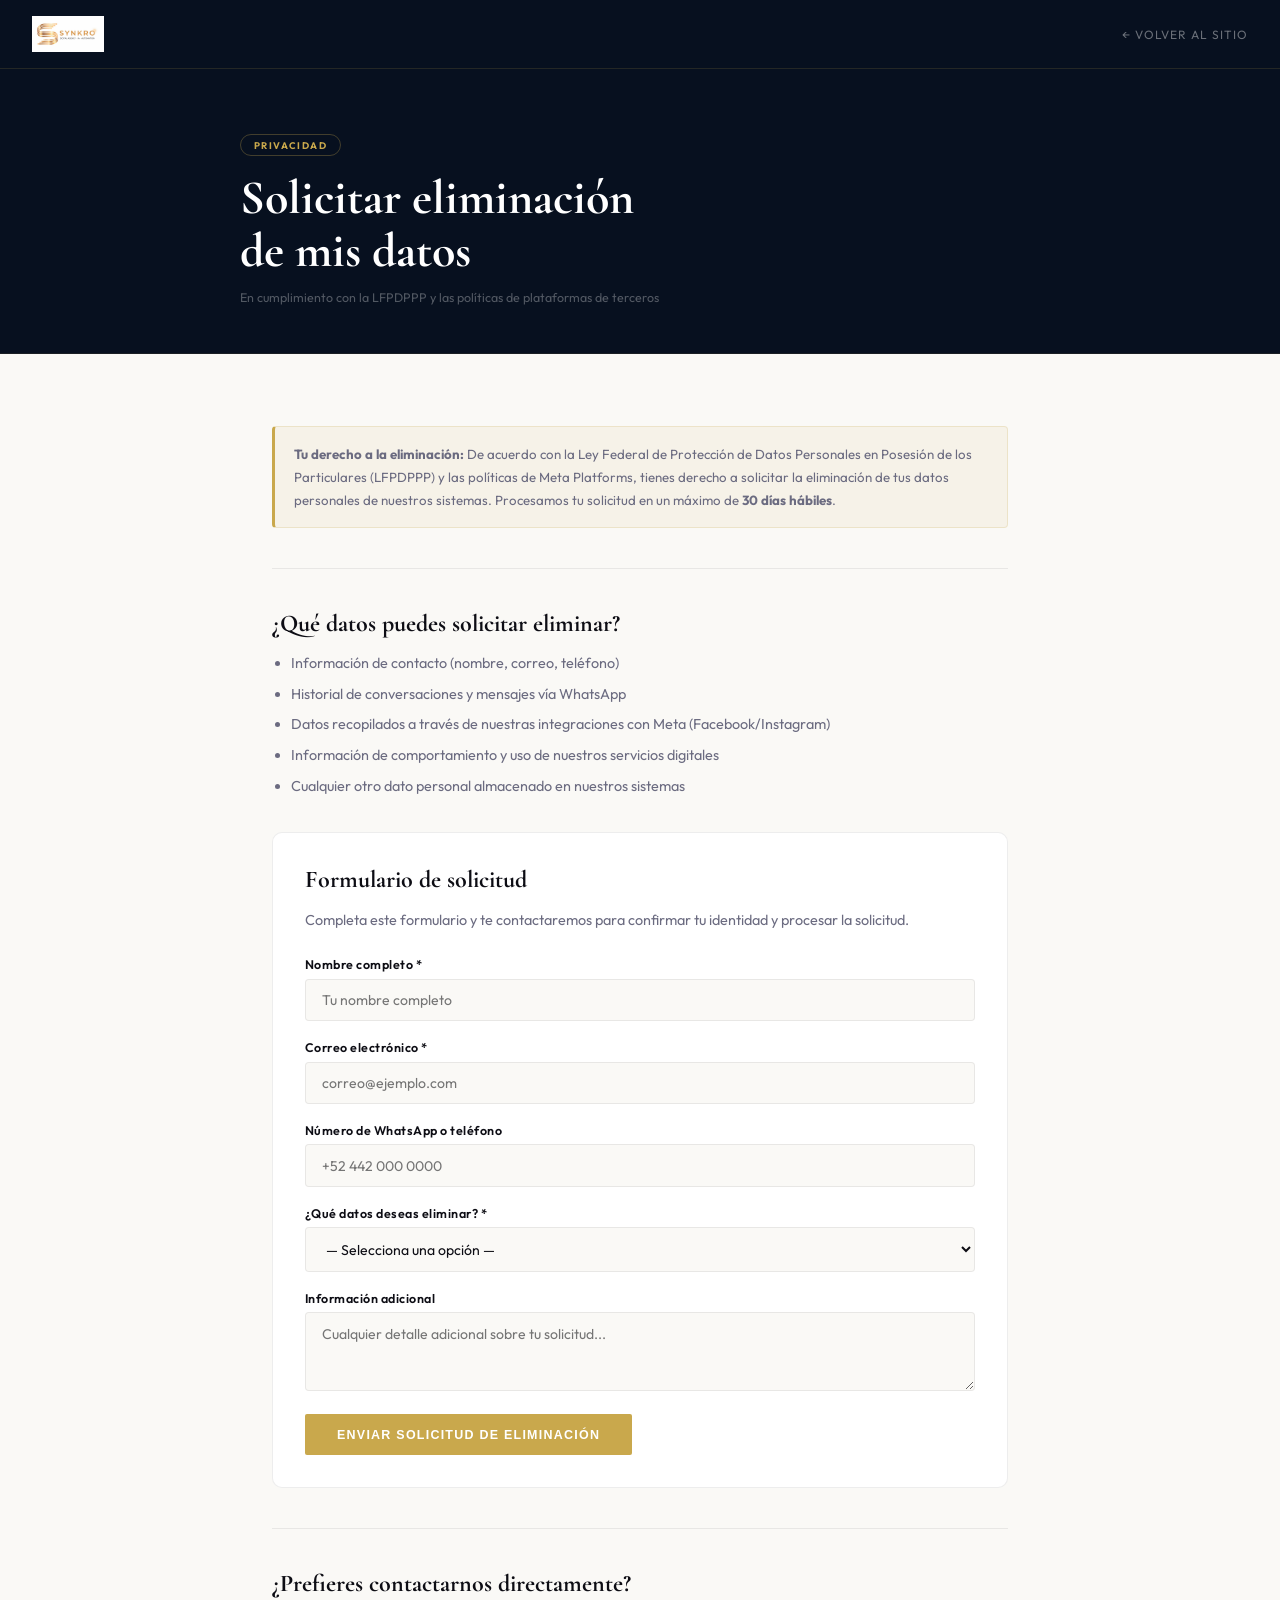
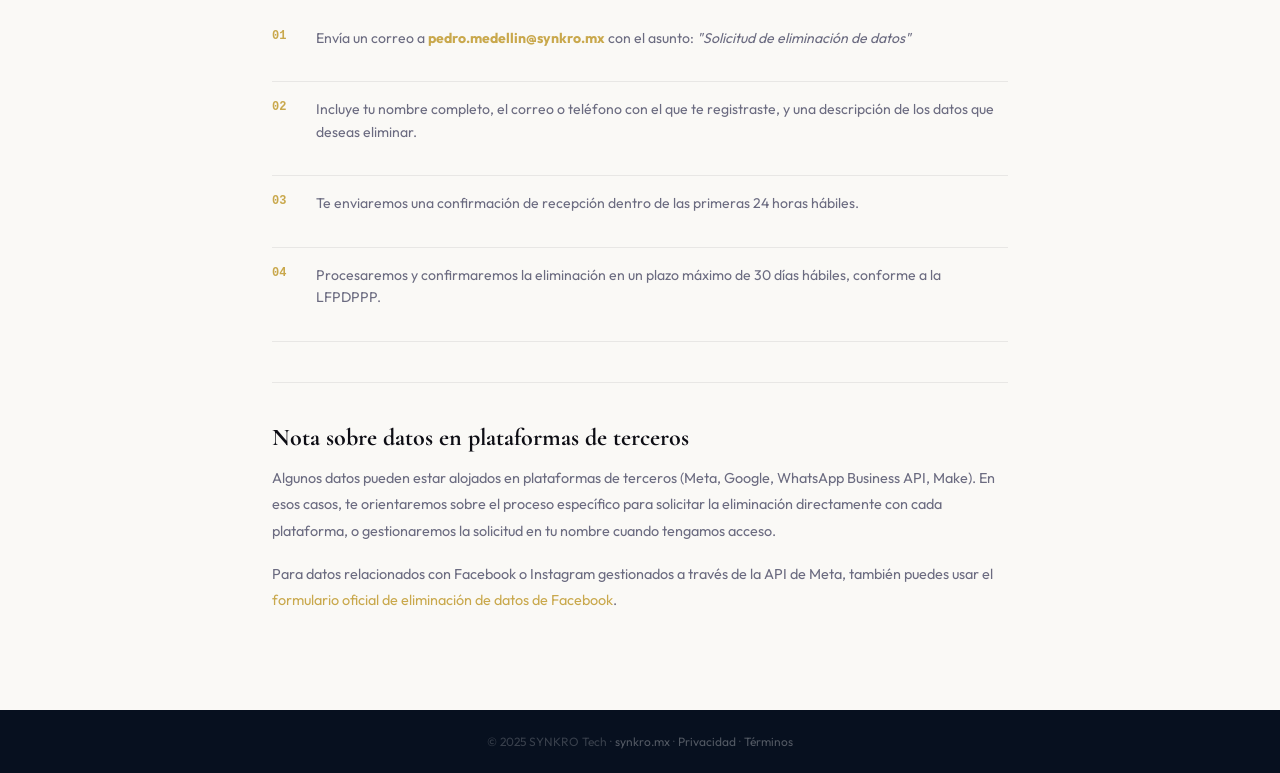
<file: datos.html>
<!DOCTYPE html>
<html lang="es">
<head>
  <meta charset="UTF-8">
  <meta name="viewport" content="width=device-width, initial-scale=1.0">
  <title>Eliminar mis datos — SYNKRO</title>
  <meta name="description" content="Solicita la eliminación de tus datos personales de los sistemas de SYNKRO Tech.">
  <link href="https://fonts.googleapis.com/css2?family=Cormorant+Garamond:wght@600;700&family=Outfit:wght@300;400;500&display=swap" rel="stylesheet">
  <link rel="stylesheet" href="css/style.css">
  <style>
    .delete-form-section {
      background: var(--white);
      border: 1px solid var(--border);
      border-radius: 10px;
      padding: 2rem;
      margin: 2rem 0;
    }
    .delete-form-section h2 {
      border-top: none !important;
      padding-top: 0 !important;
      margin-top: 0 !important;
    }
    .form-group { margin-bottom: 1.2rem; }
    .form-label {
      display: block; font-size: 0.78rem; font-weight: 600;
      color: var(--ink); letter-spacing: 0.04em; margin-bottom: 0.4rem;
    }
    .form-input {
      width: 100%; padding: 0.7rem 1rem;
      border: 1px solid var(--border); border-radius: 4px;
      font-family: var(--font-sans); font-size: 0.88rem;
      color: var(--ink); background: var(--bg);
      transition: border-color 0.2s;
    }
    .form-input:focus { outline: none; border-color: var(--gold); }
    .form-select {
      width: 100%; padding: 0.7rem 1rem;
      border: 1px solid var(--border); border-radius: 4px;
      font-family: var(--font-sans); font-size: 0.88rem;
      color: var(--ink); background: var(--bg);
      cursor: pointer;
    }
    .form-btn {
      display: inline-block; background: var(--gold); color: #fff;
      font-size: 0.78rem; font-weight: 700; letter-spacing: 0.1em; text-transform: uppercase;
      padding: 0.85rem 2rem; border-radius: 2px; border: none; cursor: pointer;
      transition: background 0.2s;
    }
    .form-btn:hover { background: var(--cobalt); }
    .status-note {
      background: rgba(201,168,76,0.08); border: 1px solid rgba(201,168,76,0.2);
      border-left: 3px solid var(--gold); border-radius: 4px;
      padding: 1rem 1.2rem; margin: 1.5rem 0;
      font-size: 0.83rem; color: var(--muted); line-height: 1.7;
    }
    .step-row {
      display: flex; gap: 1rem; align-items: flex-start;
      padding: 1rem 0; border-bottom: 1px solid var(--border);
    }
    .step-row:last-child { border-bottom: none; }
    .step-n {
      font-family: var(--font-mono); font-size: 0.75rem; font-weight: 600;
      color: var(--gold); min-width: 28px; margin-top: 2px;
    }
    .step-row p { font-size: 0.88rem; color: var(--muted); line-height: 1.6; }
  </style>
</head>
<body class="legal-body">

  <nav class="legal-nav">
    <img src="assets/logo-horizontal.png" alt="SYNKRO" class="legal-nav-logo" onerror="this.style.display='none'">
    <a href="index.html" class="legal-nav-back">← Volver al sitio</a>
  </nav>

  <div class="legal-hero">
    <div class="legal-hero-inner">
      <span class="legal-badge">Privacidad</span>
      <h1 class="legal-h1">Solicitar eliminación<br>de mis datos</h1>
      <p class="legal-meta">En cumplimiento con la LFPDPPP y las políticas de plataformas de terceros</p>
    </div>
  </div>

  <div class="legal-content">

    <div class="status-note">
      <strong>Tu derecho a la eliminación:</strong> De acuerdo con la Ley Federal de Protección de Datos Personales en Posesión de los Particulares (LFPDPPP) y las políticas de Meta Platforms, tienes derecho a solicitar la eliminación de tus datos personales de nuestros sistemas. Procesamos tu solicitud en un máximo de <strong>30 días hábiles</strong>.
    </div>

    <h2>¿Qué datos puedes solicitar eliminar?</h2>
    <ul>
      <li>Información de contacto (nombre, correo, teléfono)</li>
      <li>Historial de conversaciones y mensajes vía WhatsApp</li>
      <li>Datos recopilados a través de nuestras integraciones con Meta (Facebook/Instagram)</li>
      <li>Información de comportamiento y uso de nuestros servicios digitales</li>
      <li>Cualquier otro dato personal almacenado en nuestros sistemas</li>
    </ul>

    <!-- FORMULARIO -->
    <div class="delete-form-section">
      <h2>Formulario de solicitud</h2>
      <p style="margin-bottom:1.5rem">Completa este formulario y te contactaremos para confirmar tu identidad y procesar la solicitud.</p>

      <form action="mailto:pedro.medellin@synkro.mx" method="POST" enctype="text/plain">
        <div class="form-group">
          <label class="form-label">Nombre completo *</label>
          <input type="text" name="nombre" class="form-input" placeholder="Tu nombre completo" required>
        </div>
        <div class="form-group">
          <label class="form-label">Correo electrónico *</label>
          <input type="email" name="email" class="form-input" placeholder="correo@ejemplo.com" required>
        </div>
        <div class="form-group">
          <label class="form-label">Número de WhatsApp o teléfono</label>
          <input type="tel" name="telefono" class="form-input" placeholder="+52 442 000 0000">
        </div>
        <div class="form-group">
          <label class="form-label">¿Qué datos deseas eliminar? *</label>
          <select name="tipo" class="form-select" required>
            <option value="">— Selecciona una opción —</option>
            <option value="todos">Todos mis datos personales</option>
            <option value="whatsapp">Conversaciones de WhatsApp</option>
            <option value="meta">Datos de Facebook / Instagram</option>
            <option value="email">Correos y comunicaciones</option>
            <option value="otro">Otro (especificar abajo)</option>
          </select>
        </div>
        <div class="form-group">
          <label class="form-label">Información adicional</label>
          <textarea name="detalle" class="form-input" rows="3" placeholder="Cualquier detalle adicional sobre tu solicitud..."></textarea>
        </div>
        <button type="submit" class="form-btn">Enviar solicitud de eliminación</button>
      </form>
    </div>

    <h2>¿Prefieres contactarnos directamente?</h2>
    <div class="step-row">
      <span class="step-n">01</span>
      <p>Envía un correo a <a href="mailto:pedro.medellin@synkro.mx"><strong>pedro.medellin@synkro.mx</strong></a> con el asunto: <em>"Solicitud de eliminación de datos"</em></p>
    </div>
    <div class="step-row">
      <span class="step-n">02</span>
      <p>Incluye tu nombre completo, el correo o teléfono con el que te registraste, y una descripción de los datos que deseas eliminar.</p>
    </div>
    <div class="step-row">
      <span class="step-n">03</span>
      <p>Te enviaremos una confirmación de recepción dentro de las primeras 24 horas hábiles.</p>
    </div>
    <div class="step-row">
      <span class="step-n">04</span>
      <p>Procesaremos y confirmaremos la eliminación en un plazo máximo de 30 días hábiles, conforme a la LFPDPPP.</p>
    </div>

    <h2>Nota sobre datos en plataformas de terceros</h2>
    <p>
      Algunos datos pueden estar alojados en plataformas de terceros (Meta, Google, WhatsApp Business API, Make). En esos casos, te orientaremos sobre el proceso específico para solicitar la eliminación directamente con cada plataforma, o gestionaremos la solicitud en tu nombre cuando tengamos acceso.
    </p>
    <p>
      Para datos relacionados con Facebook o Instagram gestionados a través de la API de Meta, también puedes usar el <a href="https://www.facebook.com/help/contact/540977946302970" target="_blank">formulario oficial de eliminación de datos de Facebook</a>.
    </p>

  </div>

  <footer class="legal-footer">
    <p>© 2025 SYNKRO Tech · <a href="index.html">synkro.mx</a> · <a href="privacidad.html">Privacidad</a> · <a href="terminos.html">Términos</a></p>
  </footer>

</body>
</html>
</file>
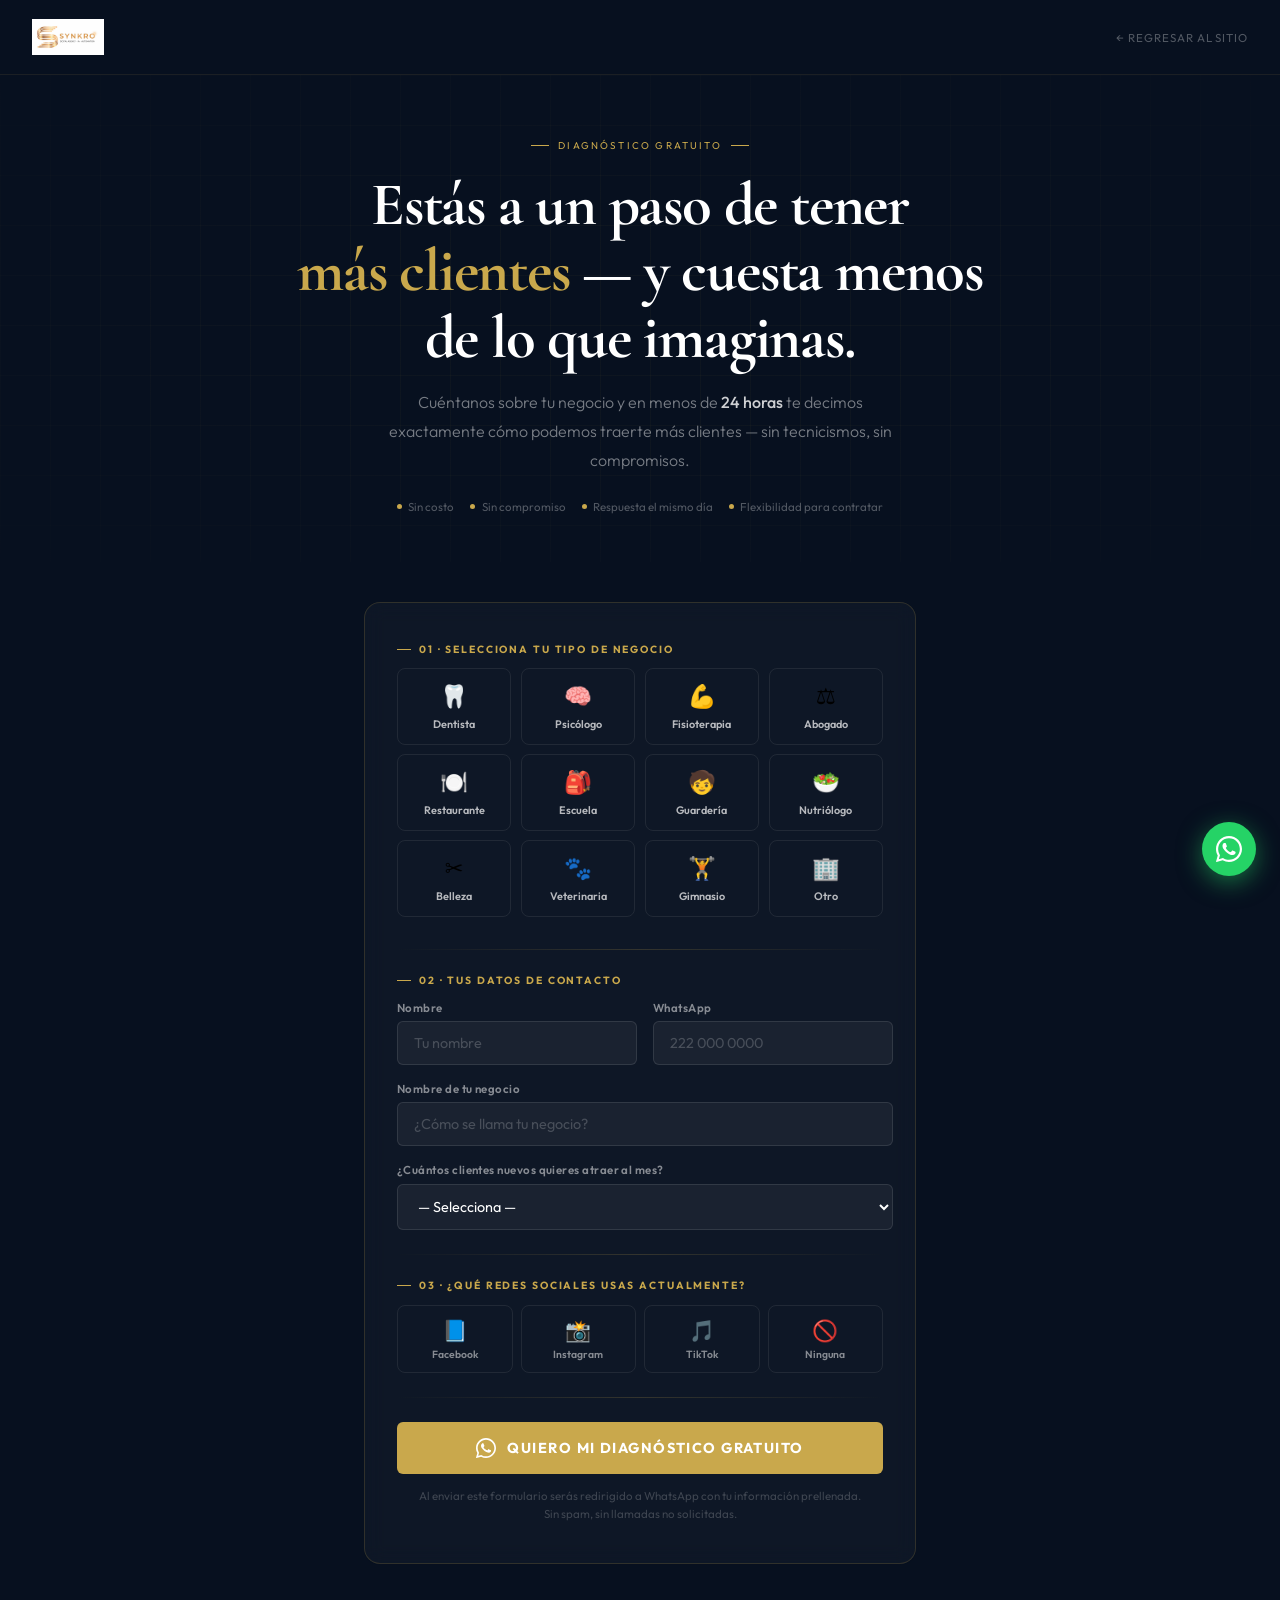
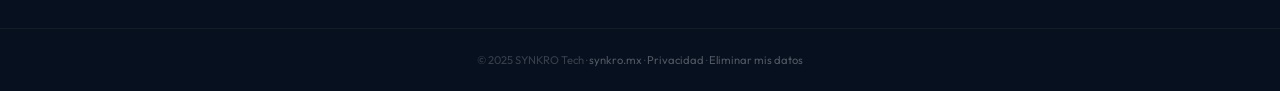
<file: landing.html>
<!DOCTYPE html>
<html lang="es">
<head>
  <meta charset="UTF-8">
  <meta name="viewport" content="width=device-width, initial-scale=1.0">
  <title>Diagnóstico Gratuito — SYNKRO</title>
  <meta name="description" content="Estás a un paso de tener más clientes — y cuesta menos de lo que imaginas. Solicita tu diagnóstico gratuito con SYNKRO.">
  <link rel="icon" href="assets/favicon.png" type="image/png">
  <link href="https://fonts.googleapis.com/css2?family=Cormorant+Garamond:wght@400;600;700;900&family=Outfit:wght@300;400;500;600;700&display=swap" rel="stylesheet">
  <style>
    :root {
      --gold:    #C9A84C;
      --gold-dim: rgba(201,168,76,0.12);
      --gold-border: rgba(201,168,76,0.22);
      --cobalt:  #0A2463;
      --dark:    #07101f;
      --dark-2:  #0c1a31;
      --bg:      #faf9f6;
      --white:   #ffffff;
      --ink:     #0d0d14;
      --muted:   #6b6b80;
      --border:  rgba(0,0,0,0.08);
      --font-serif: 'Cormorant Garamond', Georgia, serif;
      --font-sans:  'Outfit', system-ui, sans-serif;
    }
    *, *::before, *::after { box-sizing: border-box; margin: 0; padding: 0; }
    html { scroll-behavior: smooth; }
    body { font-family: var(--font-sans); background: var(--dark); color: var(--white); min-height: 100vh; -webkit-font-smoothing: antialiased; }

    /* NAV */
    .nav {
      padding: 1.2rem 2rem;
      display: flex; align-items: center; justify-content: space-between;
      border-bottom: 1px solid rgba(201,168,76,0.1);
    }
    .nav-logo { height: 36px; object-fit: contain; }
    .nav-back {
      font-size: 0.72rem; color: rgba(255,255,255,0.3);
      letter-spacing: 0.08em; text-transform: uppercase;
      text-decoration: none; transition: color 0.2s;
      display: flex; align-items: center; gap: 0.4rem;
    }
    .nav-back:hover { color: var(--gold); }

    /* HERO */
    .hero {
      text-align: center;
      padding: 4rem 2rem 3rem;
      position: relative; overflow: hidden;
    }
    .hero::before {
      content: '';
      position: absolute; inset: 0;
      background-image:
        linear-gradient(rgba(201,168,76,0.04) 1px, transparent 1px),
        linear-gradient(90deg, rgba(201,168,76,0.04) 1px, transparent 1px);
      background-size: 50px 50px;
      mask-image: radial-gradient(ellipse 80% 80% at 50% 50%, black 30%, transparent 100%);
    }
    .hero-eyebrow {
      font-size: 0.62rem; letter-spacing: 0.22em; text-transform: uppercase;
      color: var(--gold); margin-bottom: 1.2rem;
      display: flex; align-items: center; justify-content: center; gap: 0.6rem;
    }
    .hero-eyebrow span { display: block; width: 18px; height: 1px; background: var(--gold); }
    .hero-h1 {
      font-family: var(--font-serif); font-weight: 700;
      font-size: clamp(2rem, 5vw, 3.8rem);
      line-height: 1.1; letter-spacing: -0.02em;
      margin-bottom: 1rem; position: relative;
    }
    .hero-h1 em { color: var(--gold); font-style: normal; }
    .hero-sub {
      font-size: 1rem; font-weight: 300;
      color: rgba(255,255,255,0.45); line-height: 1.8;
      max-width: 520px; margin: 0 auto 1.5rem;
      position: relative;
    }
    .hero-sub strong { color: rgba(255,255,255,0.8); font-weight: 500; }
    .hero-trust {
      display: flex; flex-wrap: wrap; gap: 1rem;
      justify-content: center; margin-bottom: 0;
      position: relative;
    }
    .trust-item {
      font-size: 0.72rem; color: rgba(255,255,255,0.3);
      display: flex; align-items: center; gap: 0.4rem;
    }
    .trust-dot { width: 5px; height: 5px; border-radius: 50%; background: var(--gold); flex-shrink: 0; }

    /* FORM CARD */
    .form-wrap {
      max-width: 600px; margin: 2.5rem auto 0;
      padding: 0 1.5rem 4rem;
    }
    .form-card {
      background: rgba(255,255,255,0.03);
      border: 1px solid rgba(201,168,76,0.18);
      border-radius: 16px;
      padding: 2.5rem 2rem;
      backdrop-filter: blur(10px);
    }

    /* NICHO SELECTOR */
    .field-label {
      font-size: 0.65rem; font-weight: 700; letter-spacing: 0.18em;
      text-transform: uppercase; color: var(--gold);
      margin-bottom: 0.8rem; display: flex; align-items: center; gap: 0.5rem;
    }
    .field-label::before { content: ''; width: 14px; height: 1px; background: var(--gold); display: block; }
    .nichos-grid {
      display: grid; grid-template-columns: repeat(4, 1fr);
      gap: 0.6rem; margin-bottom: 2rem;
    }
    .nicho-btn {
      background: transparent;
      border: 1px solid rgba(255,255,255,0.08);
      border-radius: 8px; padding: 0.8rem 0.4rem;
      cursor: pointer; text-align: center;
      font-family: var(--font-sans);
      transition: all 0.2s;
    }
    .nicho-btn:hover { border-color: rgba(201,168,76,0.4); background: var(--gold-dim); }
    .nicho-btn.active {
      border-color: var(--gold);
      background: var(--gold-dim);
      box-shadow: 0 0 0 1px rgba(201,168,76,0.3);
    }
    .nicho-icon { font-size: 1.4rem; display: block; margin-bottom: 0.3rem; }
    .nicho-name { font-size: 0.68rem; font-weight: 600; color: rgba(255,255,255,0.7); line-height: 1.2; }
    .nicho-btn.active .nicho-name { color: var(--gold); }

    /* FORM FIELDS */
    .fields-grid { display: grid; grid-template-columns: 1fr 1fr; gap: 1rem; margin-bottom: 1.2rem; }
    .field { display: flex; flex-direction: column; gap: 0.4rem; }
    .field.full { grid-column: 1 / -1; }
    .field-lbl {
      font-size: 0.72rem; font-weight: 600; color: rgba(255,255,255,0.5);
      letter-spacing: 0.04em;
    }
    .field-input {
      background: rgba(255,255,255,0.05);
      border: 1px solid rgba(255,255,255,0.1);
      border-radius: 6px; padding: 0.75rem 1rem;
      font-family: var(--font-sans); font-size: 0.9rem;
      color: var(--white); outline: none;
      transition: border-color 0.2s;
    }
    .field-input::placeholder { color: rgba(255,255,255,0.2); }
    .field-input:focus { border-color: var(--gold); }
    .field-select {
      background: rgba(255,255,255,0.05);
      border: 1px solid rgba(255,255,255,0.1);
      border-radius: 6px; padding: 0.75rem 1rem;
      font-family: var(--font-sans); font-size: 0.9rem;
      color: var(--white); outline: none; cursor: pointer;
      transition: border-color 0.2s;
    }
    .field-select:focus { border-color: var(--gold); }
    .field-select option { background: var(--dark-2); color: var(--white); }

    /* REDES CHECKBOXES */
    .redes-grid {
      display: grid; grid-template-columns: repeat(4, 1fr);
      gap: 0.5rem; margin-bottom: 1.5rem;
    }
    .red-btn {
      background: transparent;
      border: 1px solid rgba(255,255,255,0.08);
      border-radius: 8px; padding: 0.7rem 0.4rem;
      cursor: pointer; text-align: center;
      font-family: var(--font-sans); transition: all 0.2s;
      display: flex; flex-direction: column; align-items: center; gap: 0.3rem;
    }
    .red-btn:hover { border-color: rgba(201,168,76,0.4); }
    .red-btn.active { border-color: var(--gold); background: var(--gold-dim); }
    .red-icon { font-size: 1.3rem; }
    .red-name { font-size: 0.65rem; font-weight: 600; color: rgba(255,255,255,0.5); }
    .red-btn.active .red-name { color: var(--gold); }

    /* DIVIDER */
    .form-divider {
      height: 1px;
      background: linear-gradient(90deg, transparent, rgba(201,168,76,0.2), transparent);
      margin: 1.5rem 0;
    }

    /* SUBMIT */
    .btn-submit {
      width: 100%; padding: 1rem;
      background: var(--gold); color: #fff;
      font-family: var(--font-sans); font-size: 0.9rem;
      font-weight: 700; letter-spacing: 0.1em; text-transform: uppercase;
      border: none; border-radius: 6px; cursor: pointer;
      display: flex; align-items: center; justify-content: center; gap: 0.7rem;
      transition: background 0.2s, transform 0.2s;
    }
    .btn-submit:hover { background: var(--cobalt); transform: translateY(-1px); }
    .btn-submit:active { transform: translateY(0); }
    .form-note {
      text-align: center; font-size: 0.72rem;
      color: rgba(255,255,255,0.2); margin-top: 0.8rem; line-height: 1.6;
    }

    /* SUCCESS STATE */
    .success-state {
      display: none; text-align: center; padding: 2rem 0;
    }
    .success-icon { font-size: 3rem; margin-bottom: 1rem; }
    .success-h { font-family: var(--font-serif); font-weight: 700; font-size: 2rem; color: var(--gold); margin-bottom: 0.5rem; }
    .success-p { font-size: 0.9rem; color: rgba(255,255,255,0.45); line-height: 1.7; }

    /* FOOTER */
    .footer {
      text-align: center; padding: 1.5rem 2rem;
      border-top: 1px solid rgba(201,168,76,0.08);
    }
    .footer p { font-size: 0.7rem; color: rgba(255,255,255,0.2); }
    .footer a { color: rgba(255,255,255,0.3); text-decoration: none; }
    .footer a:hover { color: var(--gold); }

    /* WA BUBBLE */
    .wa-bubble {
      position: fixed; bottom: 1.5rem; right: 1.5rem; z-index: 999;
      width: 54px; height: 54px; border-radius: 50%;
      background: #25D366; color: #fff;
      display: flex; align-items: center; justify-content: center;
      box-shadow: 0 6px 24px rgba(37,211,102,0.5);
      text-decoration: none; transition: transform 0.2s;
    }
    .wa-bubble:hover { transform: scale(1.1); }

    /* RESPONSIVE */
    @media (max-width: 560px) {
      .nichos-grid { grid-template-columns: repeat(3, 1fr); }
      .fields-grid { grid-template-columns: 1fr; }
      .redes-grid { grid-template-columns: repeat(2, 1fr); }
      .hero-h1 { font-size: 2rem; }
      .form-card { padding: 1.8rem 1.2rem; }
    }
  </style>
</head>
<body>

  <!-- NAV -->
  <nav class="nav">
    <img src="assets/logo-horizontal.png" alt="SYNKRO" class="nav-logo" onerror="this.style.display='none'">
    <a href="index.html" class="nav-back">← Regresar al sitio</a>
  </nav>

  <!-- HERO -->
  <div class="hero">
    <p class="hero-eyebrow"><span></span>Diagnóstico gratuito<span></span></p>
    <h1 class="hero-h1">
      Estás a un paso de tener<br>
      <em>más clientes</em> — y cuesta menos<br>
      de lo que imaginas.
    </h1>
    <p class="hero-sub">
      Cuéntanos sobre tu negocio y en menos de <strong>24 horas</strong> te decimos exactamente cómo podemos traerte más clientes — sin tecnicismos, sin compromisos.
    </p>
    <div class="hero-trust">
      <span class="trust-item"><span class="trust-dot"></span>Sin costo</span>
      <span class="trust-item"><span class="trust-dot"></span>Sin compromiso</span>
      <span class="trust-item"><span class="trust-dot"></span>Respuesta el mismo día</span>
      <span class="trust-item"><span class="trust-dot"></span>Flexibilidad para contratar</span>
    </div>
  </div>

  <!-- FORM -->
  <div class="form-wrap">
    <div class="form-card">

      <!-- NICHO -->
      <div class="field-label">01 · Selecciona tu tipo de negocio</div>
      <div class="nichos-grid" id="nichosGrid">
        <button class="nicho-btn" data-nicho="Consultorio Dental" onclick="selectNicho(this)"><span class="nicho-icon">🦷</span><span class="nicho-name">Dentista</span></button>
        <button class="nicho-btn" data-nicho="Psicólogo" onclick="selectNicho(this)"><span class="nicho-icon">🧠</span><span class="nicho-name">Psicólogo</span></button>
        <button class="nicho-btn" data-nicho="Fisioterapeuta" onclick="selectNicho(this)"><span class="nicho-icon">💪</span><span class="nicho-name">Fisioterapia</span></button>
        <button class="nicho-btn" data-nicho="Abogado" onclick="selectNicho(this)"><span class="nicho-icon">⚖️</span><span class="nicho-name">Abogado</span></button>
        <button class="nicho-btn" data-nicho="Restaurante" onclick="selectNicho(this)"><span class="nicho-icon">🍽️</span><span class="nicho-name">Restaurante</span></button>
        <button class="nicho-btn" data-nicho="Escuela" onclick="selectNicho(this)"><span class="nicho-icon">🎒</span><span class="nicho-name">Escuela</span></button>
        <button class="nicho-btn" data-nicho="Guardería" onclick="selectNicho(this)"><span class="nicho-icon">🧒</span><span class="nicho-name">Guardería</span></button>
        <button class="nicho-btn" data-nicho="Nutriólogo" onclick="selectNicho(this)"><span class="nicho-icon">🥗</span><span class="nicho-name">Nutriólogo</span></button>
        <button class="nicho-btn" data-nicho="Salón de Belleza" onclick="selectNicho(this)"><span class="nicho-icon">✂️</span><span class="nicho-name">Belleza</span></button>
        <button class="nicho-btn" data-nicho="Veterinaria" onclick="selectNicho(this)"><span class="nicho-icon">🐾</span><span class="nicho-name">Veterinaria</span></button>
        <button class="nicho-btn" data-nicho="Gimnasio" onclick="selectNicho(this)"><span class="nicho-icon">🏋️</span><span class="nicho-name">Gimnasio</span></button>
        <button class="nicho-btn" data-nicho="Otro negocio" onclick="selectNicho(this)"><span class="nicho-icon">🏢</span><span class="nicho-name">Otro</span></button>
      </div>

      <div class="form-divider"></div>

      <!-- DATOS -->
      <div class="field-label">02 · Tus datos de contacto</div>
      <div class="fields-grid">
        <div class="field">
          <label class="field-lbl">Nombre</label>
          <input type="text" class="field-input" id="nombre" placeholder="Tu nombre">
        </div>
        <div class="field">
          <label class="field-lbl">WhatsApp</label>
          <input type="tel" class="field-input" id="telefono" placeholder="222 000 0000">
        </div>
        <div class="field full">
          <label class="field-lbl">Nombre de tu negocio</label>
          <input type="text" class="field-input" id="negocio" placeholder="¿Cómo se llama tu negocio?">
        </div>
        <div class="field full">
          <label class="field-lbl">¿Cuántos clientes nuevos quieres atraer al mes?</label>
          <select class="field-select" id="clientes">
            <option value="">— Selecciona —</option>
            <option value="1 a 5 clientes nuevos">1 a 5 clientes nuevos</option>
            <option value="5 a 15 clientes nuevos">5 a 15 clientes nuevos</option>
            <option value="Más de 15 clientes nuevos">Más de 15 clientes nuevos</option>
            <option value="No lo sé todavía">No lo sé todavía</option>
          </select>
        </div>
      </div>

      <div class="form-divider"></div>

      <!-- REDES -->
      <div class="field-label">03 · ¿Qué redes sociales usas actualmente?</div>
      <div class="redes-grid">
        <button class="red-btn" data-red="Facebook" onclick="toggleRed(this)"><span class="red-icon">📘</span><span class="red-name">Facebook</span></button>
        <button class="red-btn" data-red="Instagram" onclick="toggleRed(this)"><span class="red-icon">📸</span><span class="red-name">Instagram</span></button>
        <button class="red-btn" data-red="TikTok" onclick="toggleRed(this)"><span class="red-icon">🎵</span><span class="red-name">TikTok</span></button>
        <button class="red-btn" data-red="Ninguna" onclick="toggleRed(this)"><span class="red-icon">🚫</span><span class="red-name">Ninguna</span></button>
      </div>

      <div class="form-divider"></div>

      <!-- SUBMIT -->
      <button class="btn-submit" onclick="enviar()">
        <svg width="20" height="20" viewBox="0 0 24 24" fill="currentColor"><path d="M17.472 14.382c-.297-.149-1.758-.867-2.03-.967-.273-.099-.471-.148-.67.15-.197.297-.767.966-.94 1.164-.173.199-.347.223-.644.075-.297-.15-1.255-.463-2.39-1.475-.883-.788-1.48-1.761-1.653-2.059-.173-.297-.018-.458.13-.606.134-.133.298-.347.446-.52.149-.174.198-.298.298-.497.099-.198.05-.371-.025-.52-.075-.149-.669-1.612-.916-2.207-.242-.579-.487-.5-.669-.51-.173-.008-.371-.01-.57-.01-.198 0-.52.074-.792.372-.272.297-1.04 1.016-1.04 2.479 0 1.462 1.065 2.875 1.213 3.074.149.198 2.096 3.2 5.077 4.487.709.306 1.262.489 1.694.625.712.227 1.36.195 1.871.118.571-.085 1.758-.719 2.006-1.413.248-.694.248-1.289.173-1.413-.074-.124-.272-.198-.57-.347z"/><path d="M12 0C5.373 0 0 5.373 0 12c0 2.196.591 4.247 1.618 6.005L.057 23.48c-.073.274.179.523.451.445l5.616-1.536A11.954 11.954 0 0012 24c6.627 0 12-5.373 12-12S18.627 0 12 0zm0 22c-1.896 0-3.67-.522-5.185-1.43l-.371-.221-3.844 1.048 1.081-3.739-.242-.384A9.956 9.956 0 012 12C2 6.477 6.477 2 12 2s10 4.477 10 10-4.477 10-10 10z"/></svg>
        Quiero mi diagnóstico gratuito
      </button>
      <p class="form-note">Al enviar este formulario serás redirigido a WhatsApp con tu información prellenada.<br>Sin spam, sin llamadas no solicitadas.</p>

      <!-- SUCCESS -->
      <div class="success-state" id="successState">
        <div class="success-icon">✅</div>
        <h3 class="success-h">¡Listo, te esperamos!</h3>
        <p class="success-p">Abrimos WhatsApp con tu información.<br>Te respondemos el mismo día.</p>
      </div>

    </div>
  </div>

  <!-- FOOTER -->
  <footer class="footer">
    <p>© 2025 SYNKRO Tech · <a href="index.html">synkro.mx</a> · <a href="privacidad.html">Privacidad</a> · <a href="datos.html">Eliminar mis datos</a></p>
  </footer>

  <!-- WA BUBBLE -->
  <a href="https://wa.me/522224554234?text=Hola%20SYNKRO%2C%20quiero%20información" target="_blank" class="wa-bubble" aria-label="WhatsApp">
    <svg width="26" height="26" viewBox="0 0 24 24" fill="currentColor"><path d="M17.472 14.382c-.297-.149-1.758-.867-2.03-.967-.273-.099-.471-.148-.67.15-.197.297-.767.966-.94 1.164-.173.199-.347.223-.644.075-.297-.15-1.255-.463-2.39-1.475-.883-.788-1.48-1.761-1.653-2.059-.173-.297-.018-.458.13-.606.134-.133.298-.347.446-.52.149-.174.198-.298.298-.497.099-.198.05-.371-.025-.52-.075-.149-.669-1.612-.916-2.207-.242-.579-.487-.5-.669-.51-.173-.008-.371-.01-.57-.01-.198 0-.52.074-.792.372-.272.297-1.04 1.016-1.04 2.479 0 1.462 1.065 2.875 1.213 3.074.149.198 2.096 3.2 5.077 4.487.709.306 1.262.489 1.694.625.712.227 1.36.195 1.871.118.571-.085 1.758-.719 2.006-1.413.248-.694.248-1.289.173-1.413-.074-.124-.272-.198-.57-.347z"/><path d="M12 0C5.373 0 0 5.373 0 12c0 2.196.591 4.247 1.618 6.005L.057 23.48c-.073.274.179.523.451.445l5.616-1.536A11.954 11.954 0 0012 24c6.627 0 12-5.373 12-12S18.627 0 12 0zm0 22c-1.896 0-3.67-.522-5.185-1.43l-.371-.221-3.844 1.048 1.081-3.739-.242-.384A9.956 9.956 0 012 12C2 6.477 6.477 2 12 2s10 4.477 10 10-4.477 10-10 10z"/></svg>
  </a>

  <script>
    const SHEETS_URL = 'https://script.google.com/macros/s/AKfycbwTPvwyHSoFtRGsigyU_TSuE9QCnvZXh-yV9A6gL4Ybm20Kb1V0DQHu2KulWkVksmRy/exec';
    let selectedNicho = '';
    let selectedRedes = [];

    // Pre-select nicho from URL param
    const params = new URLSearchParams(window.location.search);
    const nichoParam = params.get('nicho');
    if (nichoParam) {
      const btns = document.querySelectorAll('.nicho-btn');
      btns.forEach(btn => {
        if (btn.dataset.nicho.toLowerCase().includes(nichoParam.toLowerCase())) {
          selectNicho(btn);
        }
      });
    }

    function selectNicho(btn) {
      document.querySelectorAll('.nicho-btn').forEach(b => b.classList.remove('active'));
      btn.classList.add('active');
      selectedNicho = btn.dataset.nicho;
    }

    function toggleRed(btn) {
      const red = btn.dataset.red;
      if (red === 'Ninguna') {
        document.querySelectorAll('.red-btn').forEach(b => b.classList.remove('active'));
        btn.classList.add('active');
        selectedRedes = ['Ninguna'];
        return;
      }
      // Remove Ninguna if selecting a real network
      document.querySelectorAll('.red-btn[data-red="Ninguna"]').forEach(b => b.classList.remove('active'));
      selectedRedes = selectedRedes.filter(r => r !== 'Ninguna');

      btn.classList.toggle('active');
      if (btn.classList.contains('active')) {
        selectedRedes.push(red);
      } else {
        selectedRedes = selectedRedes.filter(r => r !== red);
      }
    }

    async function enviar() {
      const nombre   = document.getElementById('nombre').value.trim();
      const telefono = document.getElementById('telefono').value.trim();
      const negocio  = document.getElementById('negocio').value.trim();
      const clientes = document.getElementById('clientes').value;

      if (!nombre || !telefono || !selectedNicho) {
        alert('Por favor completa tu nombre, WhatsApp y tipo de negocio.');
        return;
      }

      const redes = selectedRedes.length > 0 ? selectedRedes.join(', ') : 'No especificó';

      // Guardar en Google Sheets
      try {
        await fetch(SHEETS_URL, {
          method: 'POST',
          mode: 'no-cors',
          headers: { 'Content-Type': 'application/json' },
          body: JSON.stringify({ nombre, telefono, negocio, nicho: selectedNicho, clientes: clientes || 'No especificó', redes })
        });
      } catch(err) {
        console.log('Sheet save error:', err);
      }

      // Abrir WhatsApp con datos prellenados
      const msg = `Hola SYNKRO, quiero mi diagnóstico gratuito 🙌

📌 Negocio: ${negocio || 'No especificado'}
🏷️ Giro: ${selectedNicho}
👤 Nombre: ${nombre}
📱 WhatsApp: ${telefono}
🎯 Clientes nuevos/mes: ${clientes || 'No especificó'}
📲 Redes actuales: ${redes}`;

      const waURL = `https://wa.me/522224554234?text=${encodeURIComponent(msg)}`;
      window.open(waURL, '_blank');
    }
  </script>
</body>
</html>
</file>
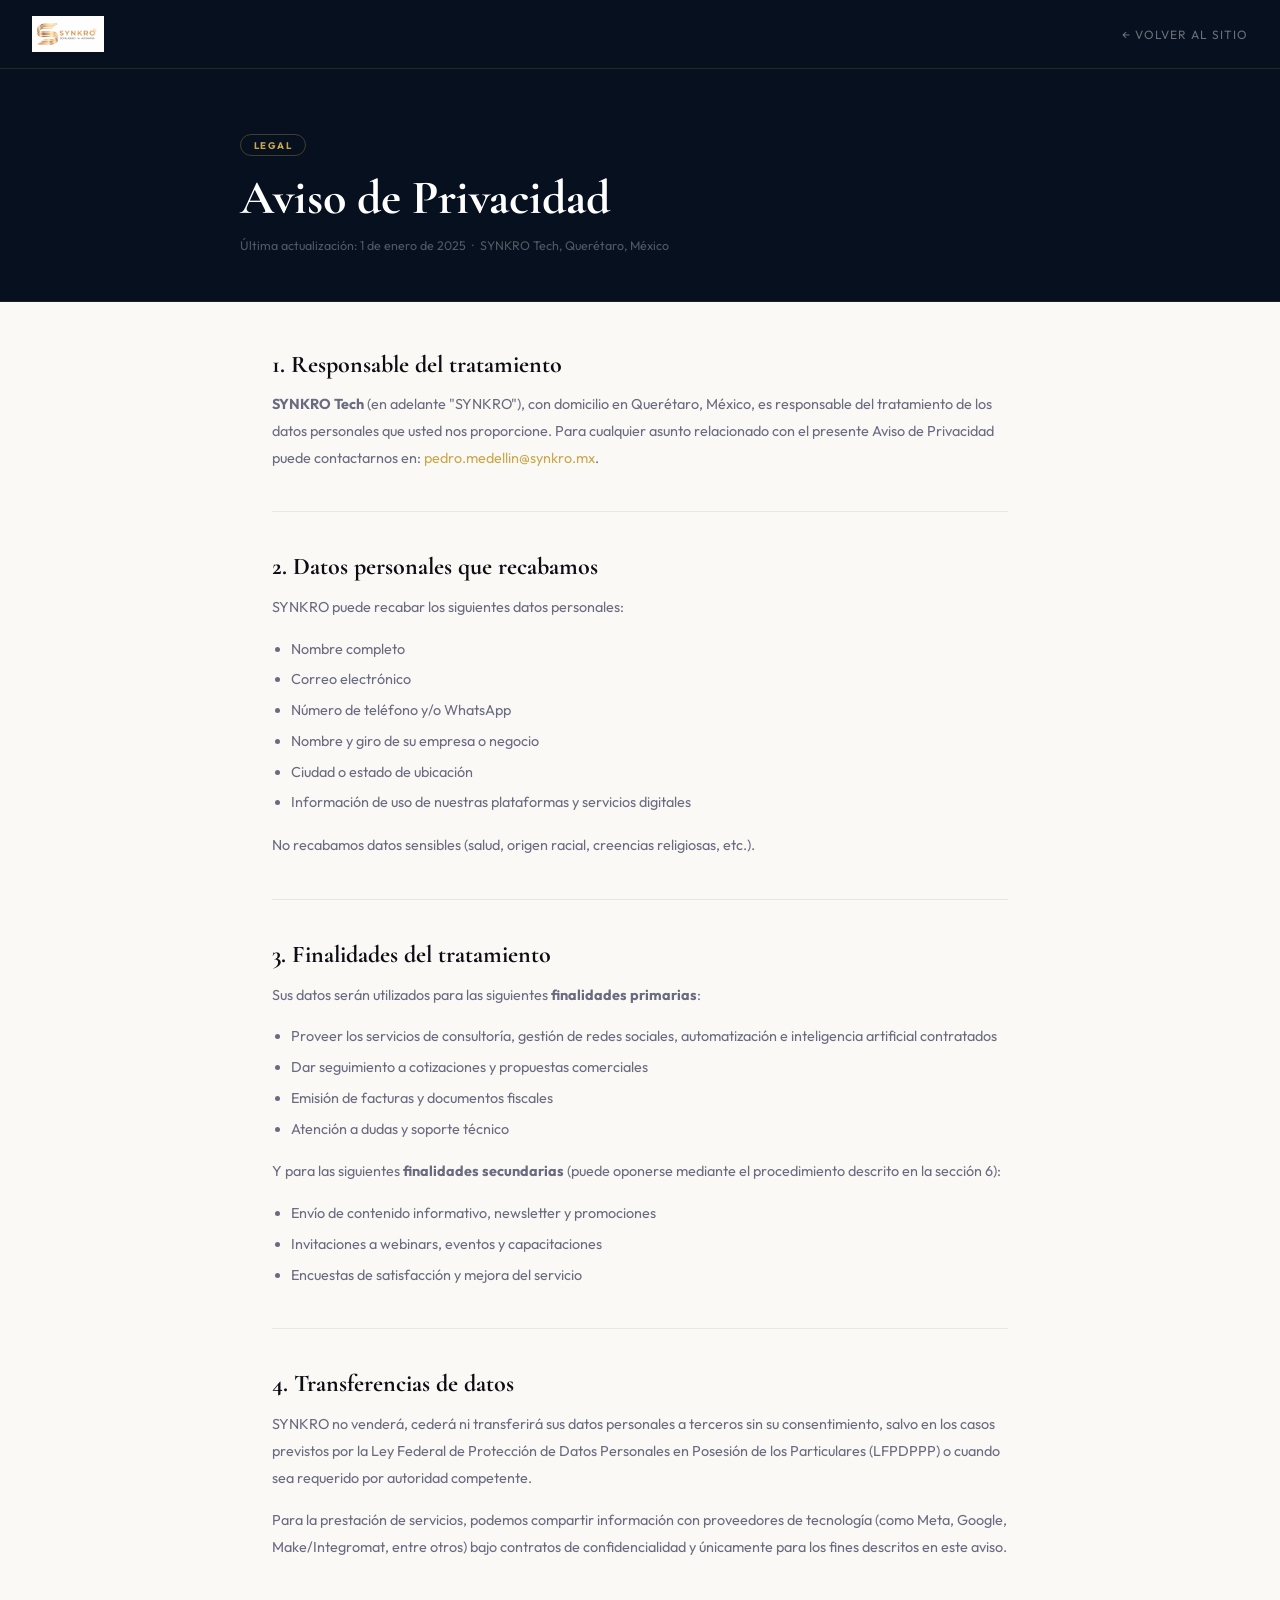
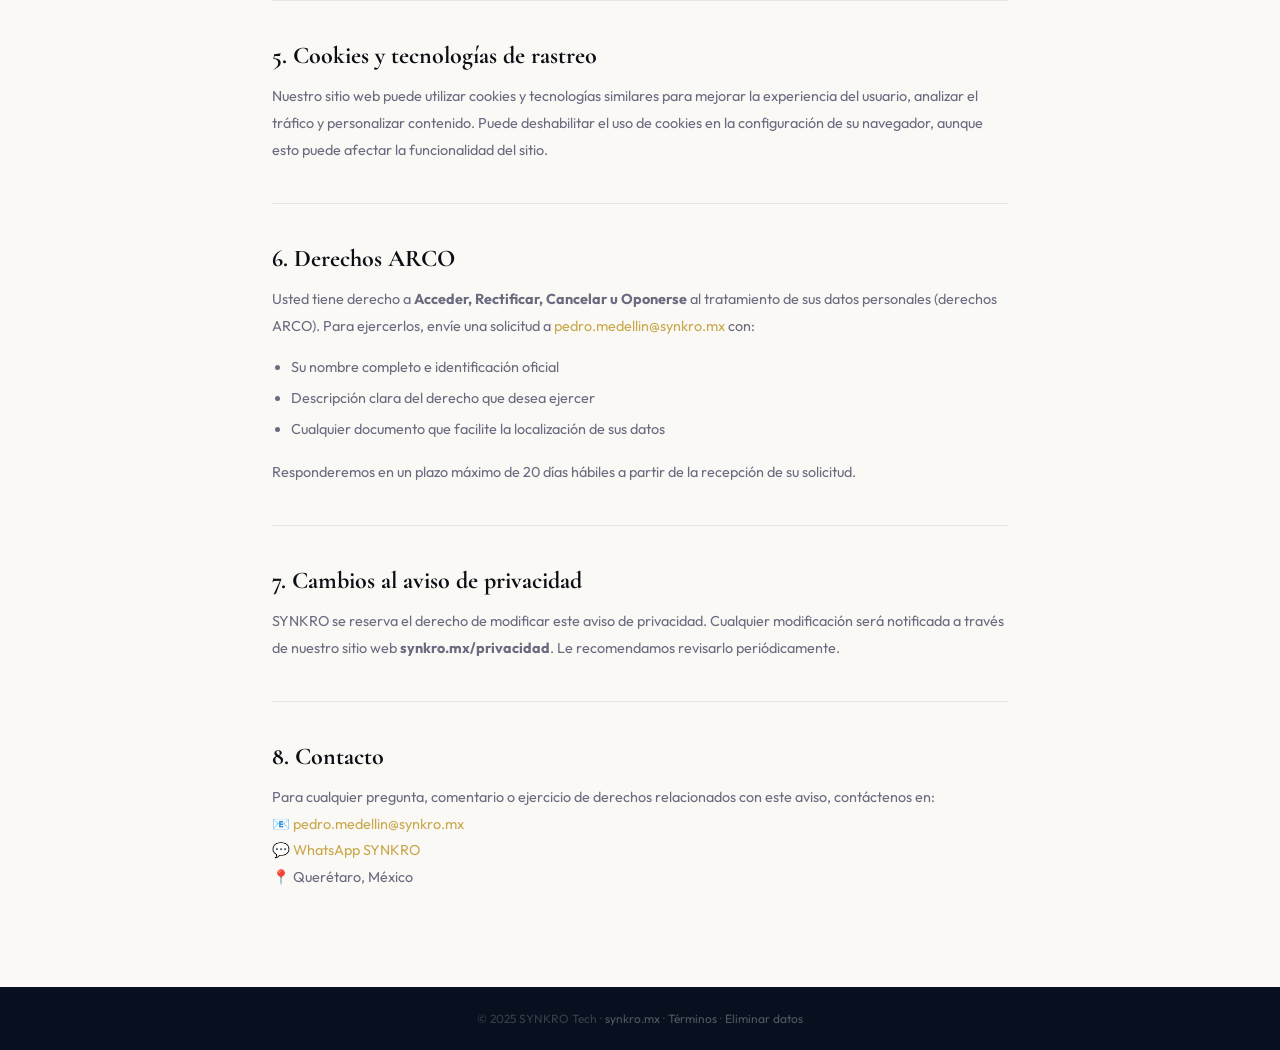
<file: privacidad.html>
<!DOCTYPE html>
<html lang="es">
<head>
  <meta charset="UTF-8">
  <meta name="viewport" content="width=device-width, initial-scale=1.0">
  <title>Aviso de Privacidad — SYNKRO</title>
  <meta name="description" content="Aviso de Privacidad de SYNKRO Tech. Conoce cómo protegemos y tratamos tus datos personales.">
  <link href="https://fonts.googleapis.com/css2?family=Cormorant+Garamond:wght@600;700&family=Outfit:wght@300;400;500&display=swap" rel="stylesheet">
  <link rel="stylesheet" href="css/style.css">
</head>
<body class="legal-body">

  <nav class="legal-nav">
    <img src="assets/logo-horizontal.png" alt="SYNKRO" class="legal-nav-logo" onerror="this.style.display='none'">
    <a href="index.html" class="legal-nav-back">← Volver al sitio</a>
  </nav>

  <div class="legal-hero">
    <div class="legal-hero-inner">
      <span class="legal-badge">Legal</span>
      <h1 class="legal-h1">Aviso de Privacidad</h1>
      <p class="legal-meta">Última actualización: 1 de enero de 2025 &nbsp;·&nbsp; SYNKRO Tech, Querétaro, México</p>
    </div>
  </div>

  <div class="legal-content">

    <h2>1. Responsable del tratamiento</h2>
    <p>
      <strong>SYNKRO Tech</strong> (en adelante "SYNKRO"), con domicilio en Querétaro, México, es responsable del tratamiento de los datos personales que usted nos proporcione.
      Para cualquier asunto relacionado con el presente Aviso de Privacidad puede contactarnos en:
      <a href="mailto:pedro.medellin@synkro.mx">pedro.medellin@synkro.mx</a>.
    </p>

    <h2>2. Datos personales que recabamos</h2>
    <p>SYNKRO puede recabar los siguientes datos personales:</p>
    <ul>
      <li>Nombre completo</li>
      <li>Correo electrónico</li>
      <li>Número de teléfono y/o WhatsApp</li>
      <li>Nombre y giro de su empresa o negocio</li>
      <li>Ciudad o estado de ubicación</li>
      <li>Información de uso de nuestras plataformas y servicios digitales</li>
    </ul>
    <p>No recabamos datos sensibles (salud, origen racial, creencias religiosas, etc.).</p>

    <h2>3. Finalidades del tratamiento</h2>
    <p>Sus datos serán utilizados para las siguientes <strong>finalidades primarias</strong>:</p>
    <ul>
      <li>Proveer los servicios de consultoría, gestión de redes sociales, automatización e inteligencia artificial contratados</li>
      <li>Dar seguimiento a cotizaciones y propuestas comerciales</li>
      <li>Emisión de facturas y documentos fiscales</li>
      <li>Atención a dudas y soporte técnico</li>
    </ul>
    <p>Y para las siguientes <strong>finalidades secundarias</strong> (puede oponerse mediante el procedimiento descrito en la sección 6):</p>
    <ul>
      <li>Envío de contenido informativo, newsletter y promociones</li>
      <li>Invitaciones a webinars, eventos y capacitaciones</li>
      <li>Encuestas de satisfacción y mejora del servicio</li>
    </ul>

    <h2>4. Transferencias de datos</h2>
    <p>
      SYNKRO no venderá, cederá ni transferirá sus datos personales a terceros sin su consentimiento, salvo en los casos previstos por la Ley Federal de Protección de Datos Personales en Posesión de los Particulares (LFPDPPP) o cuando sea requerido por autoridad competente.
    </p>
    <p>
      Para la prestación de servicios, podemos compartir información con proveedores de tecnología (como Meta, Google, Make/Integromat, entre otros) bajo contratos de confidencialidad y únicamente para los fines descritos en este aviso.
    </p>

    <h2>5. Cookies y tecnologías de rastreo</h2>
    <p>
      Nuestro sitio web puede utilizar cookies y tecnologías similares para mejorar la experiencia del usuario, analizar el tráfico y personalizar contenido. Puede deshabilitar el uso de cookies en la configuración de su navegador, aunque esto puede afectar la funcionalidad del sitio.
    </p>

    <h2>6. Derechos ARCO</h2>
    <p>
      Usted tiene derecho a <strong>Acceder, Rectificar, Cancelar u Oponerse</strong> al tratamiento de sus datos personales (derechos ARCO). Para ejercerlos, envíe una solicitud a <a href="mailto:pedro.medellin@synkro.mx">pedro.medellin@synkro.mx</a> con:
    </p>
    <ul>
      <li>Su nombre completo e identificación oficial</li>
      <li>Descripción clara del derecho que desea ejercer</li>
      <li>Cualquier documento que facilite la localización de sus datos</li>
    </ul>
    <p>Responderemos en un plazo máximo de 20 días hábiles a partir de la recepción de su solicitud.</p>

    <h2>7. Cambios al aviso de privacidad</h2>
    <p>
      SYNKRO se reserva el derecho de modificar este aviso de privacidad. Cualquier modificación será notificada a través de nuestro sitio web <strong>synkro.mx/privacidad</strong>. Le recomendamos revisarlo periódicamente.
    </p>

    <h2>8. Contacto</h2>
    <p>
      Para cualquier pregunta, comentario o ejercicio de derechos relacionados con este aviso, contáctenos en:<br>
      📧 <a href="mailto:pedro.medellin@synkro.mx">pedro.medellin@synkro.mx</a><br>
      💬 <a href="https://wa.me/522224554234" target="_blank">WhatsApp SYNKRO</a><br>
      📍 Querétaro, México
    </p>

  </div>

  <footer class="legal-footer">
    <p>© 2025 SYNKRO Tech · <a href="index.html">synkro.mx</a> · <a href="terminos.html">Términos</a> · <a href="datos.html">Eliminar datos</a></p>
  </footer>

</body>
</html>
</file>
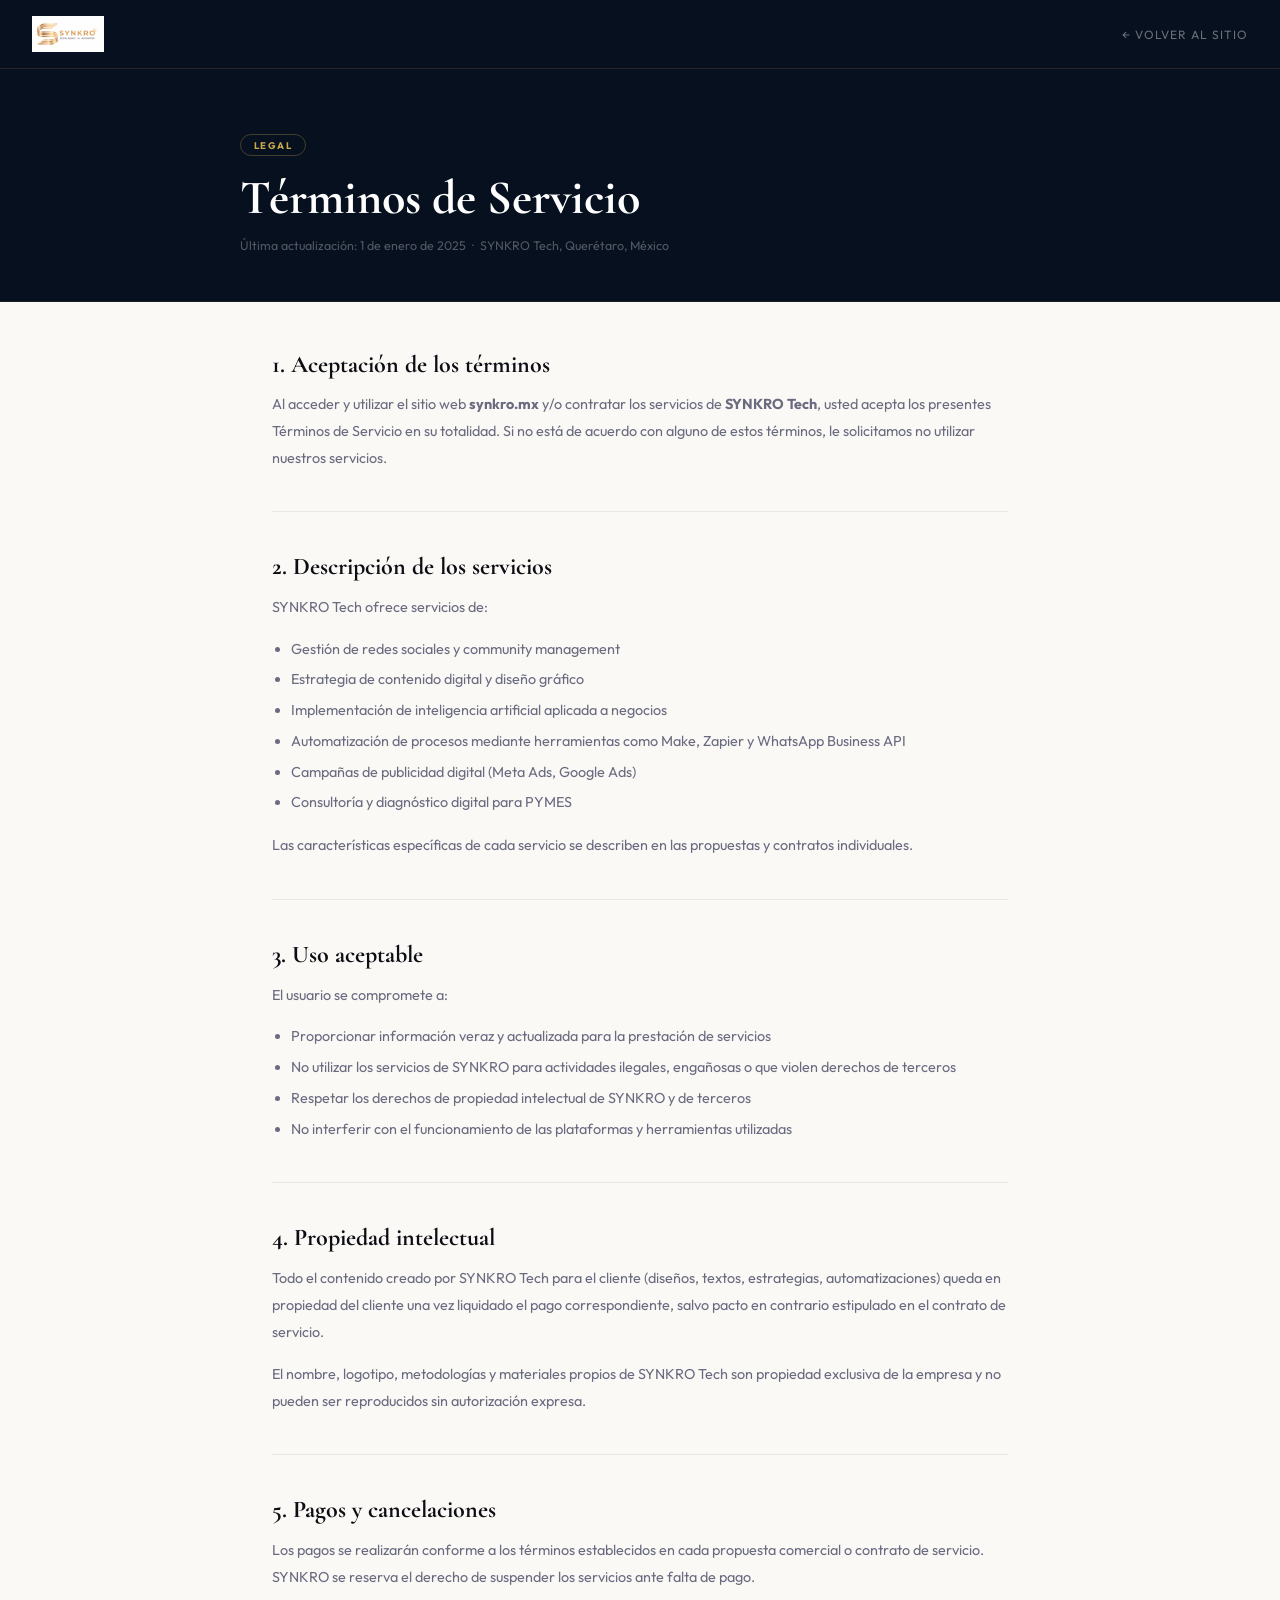
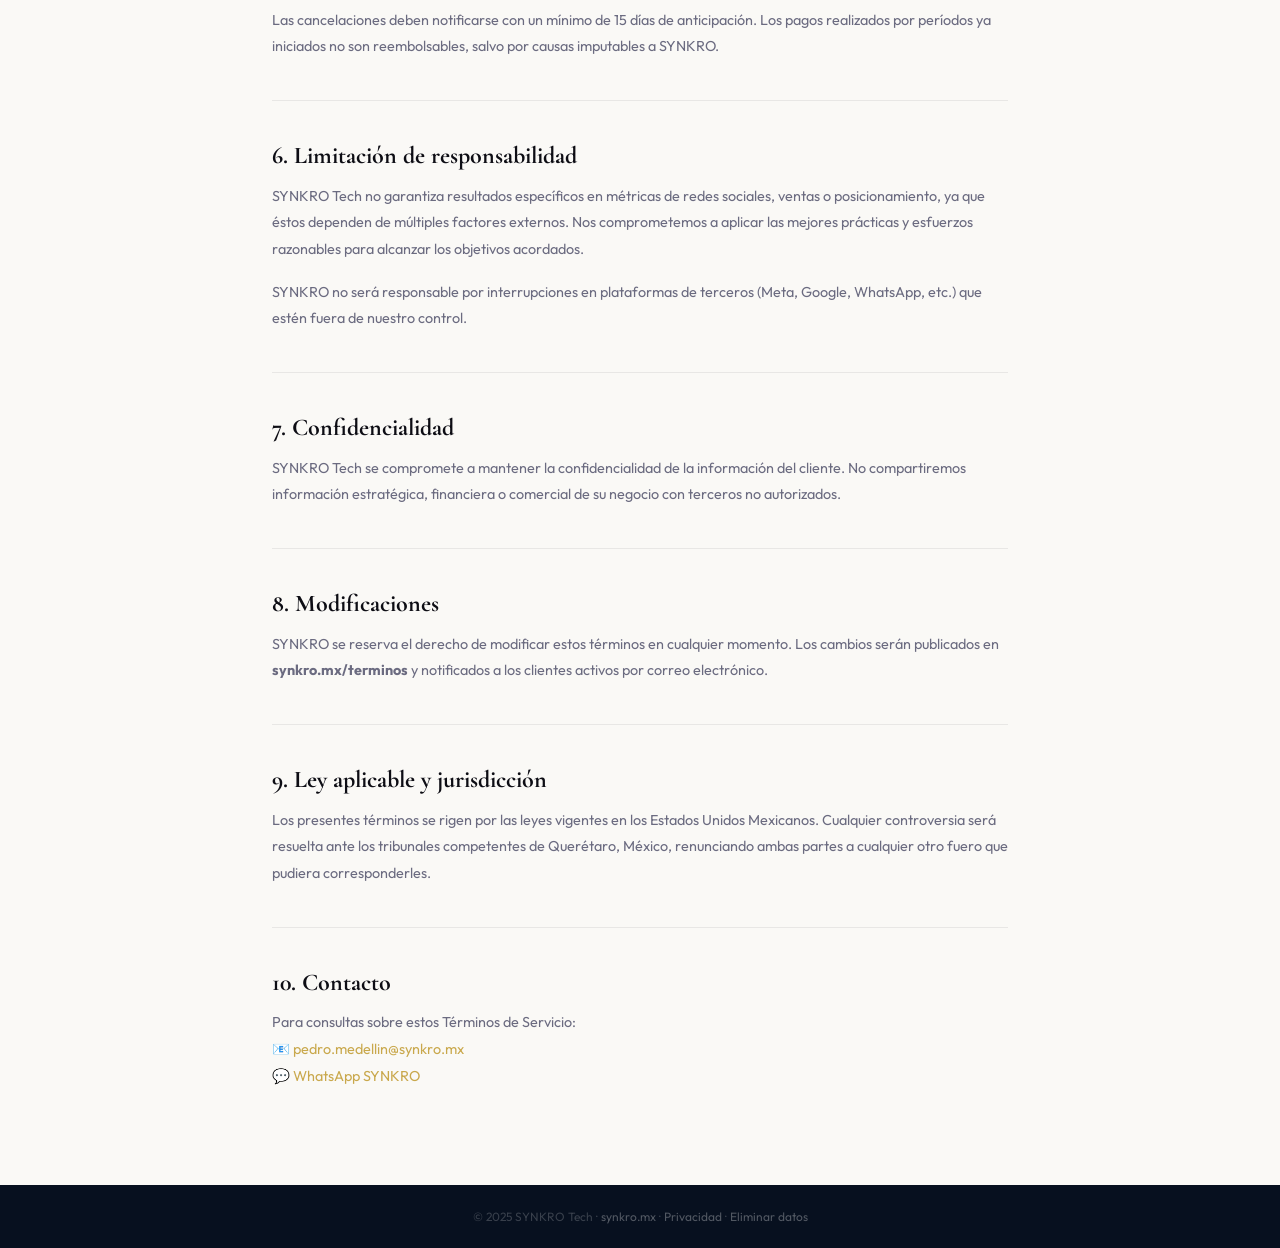
<file: terminos.html>
<!DOCTYPE html>
<html lang="es">
<head>
  <meta charset="UTF-8">
  <meta name="viewport" content="width=device-width, initial-scale=1.0">
  <title>Términos de Servicio — SYNKRO</title>
  <meta name="description" content="Términos y Condiciones de uso de los servicios de SYNKRO Tech.">
  <link href="https://fonts.googleapis.com/css2?family=Cormorant+Garamond:wght@600;700&family=Outfit:wght@300;400;500&display=swap" rel="stylesheet">
  <link rel="stylesheet" href="css/style.css">
</head>
<body class="legal-body">

  <nav class="legal-nav">
    <img src="assets/logo-horizontal.png" alt="SYNKRO" class="legal-nav-logo" onerror="this.style.display='none'">
    <a href="index.html" class="legal-nav-back">← Volver al sitio</a>
  </nav>

  <div class="legal-hero">
    <div class="legal-hero-inner">
      <span class="legal-badge">Legal</span>
      <h1 class="legal-h1">Términos de Servicio</h1>
      <p class="legal-meta">Última actualización: 1 de enero de 2025 &nbsp;·&nbsp; SYNKRO Tech, Querétaro, México</p>
    </div>
  </div>

  <div class="legal-content">

    <h2>1. Aceptación de los términos</h2>
    <p>
      Al acceder y utilizar el sitio web <strong>synkro.mx</strong> y/o contratar los servicios de <strong>SYNKRO Tech</strong>, usted acepta los presentes Términos de Servicio en su totalidad. Si no está de acuerdo con alguno de estos términos, le solicitamos no utilizar nuestros servicios.
    </p>

    <h2>2. Descripción de los servicios</h2>
    <p>SYNKRO Tech ofrece servicios de:</p>
    <ul>
      <li>Gestión de redes sociales y community management</li>
      <li>Estrategia de contenido digital y diseño gráfico</li>
      <li>Implementación de inteligencia artificial aplicada a negocios</li>
      <li>Automatización de procesos mediante herramientas como Make, Zapier y WhatsApp Business API</li>
      <li>Campañas de publicidad digital (Meta Ads, Google Ads)</li>
      <li>Consultoría y diagnóstico digital para PYMES</li>
    </ul>
    <p>Las características específicas de cada servicio se describen en las propuestas y contratos individuales.</p>

    <h2>3. Uso aceptable</h2>
    <p>El usuario se compromete a:</p>
    <ul>
      <li>Proporcionar información veraz y actualizada para la prestación de servicios</li>
      <li>No utilizar los servicios de SYNKRO para actividades ilegales, engañosas o que violen derechos de terceros</li>
      <li>Respetar los derechos de propiedad intelectual de SYNKRO y de terceros</li>
      <li>No interferir con el funcionamiento de las plataformas y herramientas utilizadas</li>
    </ul>

    <h2>4. Propiedad intelectual</h2>
    <p>
      Todo el contenido creado por SYNKRO Tech para el cliente (diseños, textos, estrategias, automatizaciones) queda en propiedad del cliente una vez liquidado el pago correspondiente, salvo pacto en contrario estipulado en el contrato de servicio.
    </p>
    <p>
      El nombre, logotipo, metodologías y materiales propios de SYNKRO Tech son propiedad exclusiva de la empresa y no pueden ser reproducidos sin autorización expresa.
    </p>

    <h2>5. Pagos y cancelaciones</h2>
    <p>
      Los pagos se realizarán conforme a los términos establecidos en cada propuesta comercial o contrato de servicio. SYNKRO se reserva el derecho de suspender los servicios ante falta de pago.
    </p>
    <p>
      Las cancelaciones deben notificarse con un mínimo de 15 días de anticipación. Los pagos realizados por períodos ya iniciados no son reembolsables, salvo por causas imputables a SYNKRO.
    </p>

    <h2>6. Limitación de responsabilidad</h2>
    <p>
      SYNKRO Tech no garantiza resultados específicos en métricas de redes sociales, ventas o posicionamiento, ya que éstos dependen de múltiples factores externos. Nos comprometemos a aplicar las mejores prácticas y esfuerzos razonables para alcanzar los objetivos acordados.
    </p>
    <p>
      SYNKRO no será responsable por interrupciones en plataformas de terceros (Meta, Google, WhatsApp, etc.) que estén fuera de nuestro control.
    </p>

    <h2>7. Confidencialidad</h2>
    <p>
      SYNKRO Tech se compromete a mantener la confidencialidad de la información del cliente. No compartiremos información estratégica, financiera o comercial de su negocio con terceros no autorizados.
    </p>

    <h2>8. Modificaciones</h2>
    <p>
      SYNKRO se reserva el derecho de modificar estos términos en cualquier momento. Los cambios serán publicados en <strong>synkro.mx/terminos</strong> y notificados a los clientes activos por correo electrónico.
    </p>

    <h2>9. Ley aplicable y jurisdicción</h2>
    <p>
      Los presentes términos se rigen por las leyes vigentes en los Estados Unidos Mexicanos. Cualquier controversia será resuelta ante los tribunales competentes de Querétaro, México, renunciando ambas partes a cualquier otro fuero que pudiera corresponderles.
    </p>

    <h2>10. Contacto</h2>
    <p>
      Para consultas sobre estos Términos de Servicio:<br>
      📧 <a href="mailto:pedro.medellin@synkro.mx">pedro.medellin@synkro.mx</a><br>
      💬 <a href="https://wa.me/522224554234" target="_blank">WhatsApp SYNKRO</a>
    </p>

  </div>

  <footer class="legal-footer">
    <p>© 2025 SYNKRO Tech · <a href="index.html">synkro.mx</a> · <a href="privacidad.html">Privacidad</a> · <a href="datos.html">Eliminar datos</a></p>
  </footer>

</body>
</html>
</file>
<file: css/style.css>
/* ============================================================
   SYNKRO — style.css
   Paleta: Dorado #C9A84C | Cobalto #0A2463 | Blanco #fff
   Fuentes: Cormorant Garamond + Outfit + JetBrains Mono
   ============================================================ */

/* ── Variables ── */
:root {
  --gold:        #C9A84C;
  --gold-bright: #e2b95a;
  --gold-dim:    rgba(201,168,76,0.12);
  --gold-border: rgba(201,168,76,0.22);
  --cobalt:      #0A2463;
  --cobalt-mid:  #0d2d78;
  --dark:        #07101f;
  --dark-2:      #0c1a31;
  --ink:         #0d0d14;
  --bg:          #faf9f6;
  --white:       #ffffff;
  --muted:       #6b6b80;
  --border:      rgba(0,0,0,0.07);

  --font-serif:  'Cormorant Garamond', Georgia, serif;
  --font-sans:   'Outfit', system-ui, sans-serif;
  --font-mono:   'JetBrains Mono', monospace;

  --radius:      6px;
  --max-w:       1120px;
  --transition:  0.22s cubic-bezier(0.4,0,0.2,1);
}

/* ── Reset & Base ── */
*, *::before, *::after { box-sizing: border-box; margin: 0; padding: 0; }
html { scroll-behavior: smooth; font-size: 16px; }
body {
  font-family: var(--font-sans);
  background: var(--bg);
  color: var(--ink);
  overflow-x: hidden;
  -webkit-font-smoothing: antialiased;
}
img { display: block; max-width: 100%; }
a { text-decoration: none; color: inherit; }
ul { list-style: none; }

/* ── Utilities ── */
.container { max-width: var(--max-w); margin: 0 auto; padding: 0 2rem; }
.divider-line {
  height: 1px;
  background: linear-gradient(90deg, transparent, var(--gold-border) 30%, var(--gold-border) 70%, transparent);
}

/* ── REVEAL ANIMATIONS ── */
.reveal, .reveal-up {
  opacity: 0;
  transform: translateY(30px);
  transition: opacity 0.7s ease, transform 0.7s ease;
}
.reveal.visible, .reveal-up.visible { opacity: 1; transform: translateY(0); }

/* ============================================================
   NAV
   ============================================================ */
.nav {
  position: sticky; top: 0; z-index: 200;
  background: rgba(250,249,246,0.95);
  backdrop-filter: blur(14px);
  -webkit-backdrop-filter: blur(14px);
  border-bottom: 1px solid var(--gold-border);
  padding: 0.75rem 2rem;
  display: flex; align-items: center; justify-content: space-between;
  transition: box-shadow var(--transition);
}
.nav.scrolled { box-shadow: 0 4px 20px rgba(0,0,0,0.08); }
.nav-logo-link { display: flex; align-items: center; }
.nav-logo { height: 40px; object-fit: contain; }
.nav-wordmark {
  font-family: var(--font-serif); font-weight: 900; font-size: 1.5rem;
  color: var(--cobalt); letter-spacing: 0.05em;
}
.nav-links {
  display: flex; align-items: center; gap: 2rem;
  transition: all 0.3s ease;
}
.nav-link {
  font-size: 0.78rem; font-weight: 500; letter-spacing: 0.08em;
  text-transform: uppercase; color: var(--muted);
  transition: color var(--transition);
}
.nav-link:hover { color: var(--gold); }
.nav-cta {
  background: var(--gold); color: #fff;
  font-size: 0.75rem; font-weight: 700; letter-spacing: 0.1em; text-transform: uppercase;
  padding: 0.6rem 1.4rem; border-radius: 2px;
  transition: background var(--transition), transform var(--transition);
}
.nav-cta:hover { background: var(--cobalt); transform: translateY(-1px); }
.nav-hamburger {
  display: none; flex-direction: column; gap: 5px;
  background: none; border: none; cursor: pointer; padding: 4px;
}
.nav-hamburger span {
  display: block; width: 24px; height: 2px; background: var(--ink);
  transition: all 0.3s;
}

/* ============================================================
   HERO
   ============================================================ */
.hero {
  min-height: 100vh;
  background: var(--dark);
  position: relative; overflow: hidden;
  display: flex; align-items: center;
  padding: 7rem 2rem 5rem;
}
.hero-bg-grid {
  position: absolute; inset: 0; z-index: 0;
  background-image:
    linear-gradient(rgba(201,168,76,0.04) 1px, transparent 1px),
    linear-gradient(90deg, rgba(201,168,76,0.04) 1px, transparent 1px);
  background-size: 60px 60px;
  mask-image: radial-gradient(ellipse 80% 80% at 50% 50%, black 40%, transparent 100%);
}
.hero-bg-word {
  position: absolute; right: -2rem; top: 50%; transform: translateY(-50%);
  font-family: var(--font-serif); font-weight: 900; font-size: clamp(8rem, 20vw, 18rem);
  color: rgba(201,168,76,0.04); line-height: 1; pointer-events: none;
  letter-spacing: -0.04em; white-space: nowrap; user-select: none;
}
.hero-container {
  max-width: var(--max-w); margin: 0 auto; width: 100%;
  display: grid; grid-template-columns: 1.1fr 0.9fr; gap: 4rem;
  align-items: center; position: relative; z-index: 1;
}
.hero-eyebrow {
  font-size: 0.62rem; letter-spacing: 0.22em; text-transform: uppercase;
  color: var(--gold); display: flex; align-items: center; gap: 0.75rem;
  margin-bottom: 1.4rem;
}
.eyebrow-line { display: block; width: 24px; height: 1px; background: var(--gold); flex-shrink: 0; }
.hero-h1 {
  font-family: var(--font-serif); font-weight: 700;
  font-size: clamp(2.8rem, 5vw, 4.6rem);
  color: #fff; line-height: 1.05; letter-spacing: -0.02em;
  margin-bottom: 1.4rem;
}
.hero-h1 em { color: var(--gold); font-style: normal; }
.hero-p {
  font-size: 1rem; font-weight: 300;
  color: rgba(255,255,255,0.5); line-height: 1.85;
  max-width: 480px; margin-bottom: 2.2rem;
}
.hero-p strong { color: rgba(255,255,255,0.85); font-weight: 500; }
.hero-actions { display: flex; gap: 1rem; flex-wrap: wrap; margin-bottom: 2rem; }
.hero-trust {
  display: flex; flex-wrap: wrap; gap: 1.2rem;
}
.trust-item {
  font-size: 0.72rem; color: rgba(255,255,255,0.35);
  display: flex; align-items: center; gap: 0.4rem;
  letter-spacing: 0.03em;
}
.trust-dot {
  width: 6px; height: 6px; border-radius: 50%; background: var(--gold); flex-shrink: 0;
}

/* Hero Visual */
.hero-visual { display: flex; flex-direction: column; align-items: center; gap: 2rem; }
.logo-glow-wrap {
  position: relative; display: flex; align-items: center; justify-content: center;
}
.hero-logo-img {
  width: 280px; max-width: 100%;
  background: #fff; border-radius: 20px;
  padding: 1.8rem; position: relative; z-index: 2;
  border: 1px solid rgba(201,168,76,0.3);
  box-shadow:
    0 0 0 1px rgba(201,168,76,0.1),
    0 20px 60px rgba(201,168,76,0.2),
    0 0 100px rgba(201,168,76,0.08);
  animation: float 6s ease-in-out infinite;
}
@keyframes float { 0%,100%{transform:translateY(0)} 50%{transform:translateY(-10px)} }
.logo-rings { position: absolute; inset: -20px; z-index: 1; }
.ring {
  position: absolute; border-radius: 50%;
  border: 1px solid rgba(201,168,76,0.12);
  animation: pulse 4s ease-in-out infinite;
}
.ring-1 { inset: 0; animation-delay: 0s; }
.ring-2 { inset: -20px; animation-delay: 0.8s; }
.ring-3 { inset: -40px; animation-delay: 1.6s; }
@keyframes pulse { 0%,100%{opacity:0.6;transform:scale(1)} 50%{opacity:0.15;transform:scale(1.03)} }

.hero-stats {
  display: flex; gap: 1.5rem; align-items: center;
  background: rgba(255,255,255,0.04);
  border: 1px solid rgba(201,168,76,0.12);
  border-radius: 10px; padding: 1rem 1.5rem;
}
.h-stat { text-align: center; }
.h-stat-num {
  font-family: var(--font-serif); font-weight: 700; font-size: 1.8rem;
  color: var(--gold); display: block; line-height: 1;
}
.h-stat-lbl { font-size: 0.65rem; color: rgba(255,255,255,0.3); letter-spacing: 0.05em; margin-top: 2px; }
.h-stat-div { width: 1px; height: 40px; background: rgba(255,255,255,0.08); }

.hero-scroll-hint {
  position: absolute; bottom: 2rem; left: 50%; transform: translateX(-50%);
  display: flex; flex-direction: column; align-items: center; gap: 0.5rem;
  font-size: 0.62rem; letter-spacing: 0.2em; text-transform: uppercase;
  color: rgba(255,255,255,0.2); z-index: 2;
}
.scroll-arrow {
  width: 20px; height: 20px;
  border-right: 1px solid rgba(255,255,255,0.15);
  border-bottom: 1px solid rgba(255,255,255,0.15);
  transform: rotate(45deg);
  animation: bounce 2s ease-in-out infinite;
}
@keyframes bounce { 0%,100%{transform:rotate(45deg) translateY(0)} 50%{transform:rotate(45deg) translateY(4px)} }

/* ============================================================
   BUTTONS
   ============================================================ */
.btn-gold {
  display: inline-flex; align-items: center; gap: 0.6rem;
  background: var(--gold); color: #fff;
  font-size: 0.78rem; font-weight: 700; letter-spacing: 0.1em; text-transform: uppercase;
  padding: 0.9rem 1.8rem; border-radius: 2px;
  transition: background var(--transition), transform var(--transition), box-shadow var(--transition);
}
.btn-gold:hover {
  background: var(--cobalt); transform: translateY(-2px);
  box-shadow: 0 8px 24px rgba(10,36,99,0.3);
}
.btn-gold.btn-large { font-size: 0.85rem; padding: 1rem 2.2rem; }
.btn-outline {
  display: inline-flex; align-items: center;
  background: transparent; color: rgba(255,255,255,0.5);
  font-size: 0.78rem; font-weight: 600; letter-spacing: 0.08em; text-transform: uppercase;
  padding: 0.9rem 1.8rem; border-radius: 2px;
  border: 1px solid rgba(255,255,255,0.12);
  transition: all var(--transition);
}
.btn-outline:hover { border-color: var(--gold); color: var(--gold); }
.btn-outline.btn-large { font-size: 0.85rem; padding: 1rem 2.2rem; }
.btn-gold-sm {
  display: inline-flex; align-items: center;
  background: var(--gold); color: #fff;
  font-size: 0.75rem; font-weight: 700; letter-spacing: 0.08em; text-transform: uppercase;
  padding: 0.65rem 1.4rem; border-radius: 2px;
  transition: background var(--transition);
}
.btn-gold-sm:hover { background: var(--cobalt); }

/* ============================================================
   SECTIONS (shared)
   ============================================================ */
.section { padding: 6rem 0; }
.section-dark {
  background: var(--dark);
  position: relative;
}
.section-header { margin-bottom: 3.5rem; }
.s-eyebrow {
  font-size: 0.62rem; letter-spacing: 0.22em; text-transform: uppercase;
  color: var(--gold); display: flex; align-items: center; gap: 0.7rem;
  margin-bottom: 0.8rem;
}
.s-eyebrow span { display: block; width: 18px; height: 1px; background: var(--gold); }
.s-eyebrow-light { color: rgba(201,168,76,0.7); }
.s-eyebrow-light span { background: rgba(201,168,76,0.7); }
.s-h2 {
  font-family: var(--font-serif); font-weight: 700;
  font-size: clamp(2rem, 3.5vw, 3rem);
  color: var(--ink); line-height: 1.1; letter-spacing: -0.02em;
  margin-bottom: 0.8rem;
}
.s-h2 em { color: var(--gold); font-style: normal; }
.s-h2-white { color: #fff; }
.s-p {
  font-size: 0.97rem; font-weight: 300; color: var(--muted);
  line-height: 1.85; max-width: 560px;
}
.s-p-dim { color: rgba(255,255,255,0.35); }

/* ============================================================
   PACKAGES
   ============================================================ */
.packages-grid {
  display: grid; grid-template-columns: repeat(3,1fr); gap: 1.5rem;
  margin-bottom: 2rem;
}
.pkg {
  background: var(--white);
  border: 1px solid var(--border);
  border-radius: var(--radius);
  padding: 2rem 1.8rem;
  position: relative;
  transition: transform var(--transition), box-shadow var(--transition), border-color var(--transition);
}
.pkg:hover {
  transform: translateY(-5px);
  box-shadow: 0 20px 50px rgba(0,0,0,0.07);
  border-color: var(--gold-border);
}
.pkg-featured {
  background: var(--dark);
  border-color: var(--gold);
  box-shadow: 0 0 0 1px rgba(201,168,76,0.15), 0 20px 60px rgba(201,168,76,0.15);
}
.pkg-badge {
  position: absolute; top: -0.85rem; left: 50%; transform: translateX(-50%);
  background: var(--gold); color: #fff;
  font-size: 0.6rem; font-weight: 700; letter-spacing: 0.12em; text-transform: uppercase;
  padding: 0.28rem 1rem; border-radius: 100px; white-space: nowrap;
}
.pkg-icon-row { margin-bottom: 1.2rem; }
.pkg-icon {
  width: 44px; height: 44px; border-radius: 10px;
  background: var(--gold-dim); border: 1px solid var(--gold-border);
  display: flex; align-items: center; justify-content: center;
  color: var(--gold);
}
.pkg-icon-gold { background: rgba(201,168,76,0.15); border-color: rgba(201,168,76,0.35); }
.pkg-label {
  font-size: 0.62rem; letter-spacing: 0.2em; text-transform: uppercase;
  color: var(--muted); margin-bottom: 0.3rem;
}
.pkg-label-gold { color: var(--gold); }
.pkg-name {
  font-family: var(--font-serif); font-weight: 700; font-size: 1.7rem;
  color: var(--ink); line-height: 1.05; margin-bottom: 0.6rem;
}
.pkg-name-white { color: #fff; }
.pkg-tagline {
  font-size: 0.82rem; color: var(--muted); line-height: 1.5; margin-bottom: 1.5rem;
}
.pkg-tagline-dim { color: rgba(255,255,255,0.35); }
.pkg-list {
  margin-bottom: 1.8rem;
}
.pkg-list li {
  font-size: 0.83rem; color: var(--muted);
  padding: 0.45rem 0; border-bottom: 1px solid var(--border);
  display: flex; align-items: flex-start; gap: 0.7rem; line-height: 1.4;
}
.pkg-list li::before { content: '—'; color: var(--gold); font-size: 0.7rem; flex-shrink: 0; margin-top: 0.1rem; }
.pkg-list-dark li {
  color: rgba(255,255,255,0.45); border-bottom-color: rgba(255,255,255,0.06);
}
.pkg-cta {
  display: block; text-align: center;
  padding: 0.85rem; border-radius: 2px;
  font-size: 0.75rem; font-weight: 700; letter-spacing: 0.1em; text-transform: uppercase;
  border: 1px solid var(--gold); color: var(--gold);
  transition: all var(--transition);
}
.pkg-cta:hover { background: var(--gold); color: #fff; }
.pkg-cta-gold { background: var(--gold); color: #fff; }
.pkg-cta-gold:hover { background: var(--cobalt); border-color: var(--cobalt); }
.pkg-nota {
  text-align: center; font-size: 0.85rem; color: var(--muted);
}
.pkg-nota a { color: var(--gold); font-weight: 600; }
.pkg-nota a:hover { text-decoration: underline; }

/* ============================================================
   STEPS / CÓMO FUNCIONA
   ============================================================ */
.steps-grid {
  display: grid; grid-template-columns: repeat(3, 1fr); gap: 0;
  position: relative;
}
.steps-grid::before {
  content: '';
  position: absolute; top: 2.5rem; left: calc(33.33% + 1.5rem); right: calc(33.33% + 1.5rem);
  height: 1px; background: rgba(201,168,76,0.2);
  pointer-events: none;
}
.step {
  padding: 2.5rem 2rem;
  border-right: 1px solid rgba(201,168,76,0.1);
  position: relative;
}
.step:last-child { border-right: none; }
.step-num {
  font-family: var(--font-mono); font-size: 0.65rem; font-weight: 600;
  color: var(--gold); letter-spacing: 0.1em; margin-bottom: 1.2rem;
}
.step-icon {
  width: 52px; height: 52px; border-radius: 12px;
  background: rgba(201,168,76,0.08); border: 1px solid rgba(201,168,76,0.2);
  display: flex; align-items: center; justify-content: center;
  color: var(--gold); margin-bottom: 1.3rem;
}
.step-title {
  font-family: var(--font-serif); font-weight: 700; font-size: 1.5rem;
  color: #fff; margin-bottom: 0.8rem;
}
.step-text {
  font-size: 0.85rem; color: rgba(255,255,255,0.4);
  line-height: 1.8; margin-bottom: 1.2rem;
}
.step-bullets { padding-left: 0; }
.step-bullets li {
  font-size: 0.78rem; color: rgba(255,255,255,0.25);
  padding: 0.3rem 0; display: flex; align-items: center; gap: 0.6rem;
}
.step-bullets li::before { content: '·'; color: var(--gold); font-size: 1.2rem; line-height: 1; }

/* ============================================================
   NICHOS
   ============================================================ */
.nichos-grid {
  display: grid;
  grid-template-columns: repeat(5, 1fr);
  gap: 1rem; margin-bottom: 2.5rem;
}
.nicho {
  background: var(--white); border: 1px solid var(--border);
  border-radius: var(--radius); padding: 1.4rem 1rem;
  display: flex; flex-direction: column; align-items: center; gap: 0.7rem;
  font-size: 0.82rem; font-weight: 600; color: var(--ink);
  text-align: center;
  transition: all var(--transition); cursor: default;
}
.nicho:hover {
  border-color: var(--gold); background: var(--gold-dim);
  transform: translateY(-3px); box-shadow: 0 10px 30px rgba(201,168,76,0.12);
}
.nicho-icon { font-size: 1.8rem; line-height: 1; }
.nicho-cta {
  text-align: center;
  background: var(--dark); border: 1px solid var(--gold-border);
  border-radius: var(--radius); padding: 1.8rem 2rem;
  display: flex; align-items: center; justify-content: center; gap: 1.5rem;
  flex-wrap: wrap;
}
.nicho-cta p { font-size: 0.92rem; color: rgba(255,255,255,0.5); }
.nicho-cta strong { color: #fff; }

/* ============================================================
   DIFERENCIADORES
   ============================================================ */
.diffs-grid {
  display: grid; grid-template-columns: repeat(3,1fr); gap: 1.5rem;
}
.diff {
  padding: 2rem 1.8rem;
  border: 1px solid rgba(201,168,76,0.12);
  border-radius: var(--radius);
  position: relative; overflow: hidden;
  transition: border-color var(--transition), transform var(--transition);
}
.diff:hover {
  border-color: rgba(201,168,76,0.35); transform: translateY(-3px);
}
.diff::before {
  content: '';
  position: absolute; top: 0; left: 0; right: 0; height: 2px;
  background: linear-gradient(90deg, transparent, var(--gold), transparent);
  opacity: 0; transition: opacity var(--transition);
}
.diff:hover::before { opacity: 1; }
.diff-number {
  font-family: var(--font-mono); font-size: 0.6rem; font-weight: 600;
  color: rgba(201,168,76,0.4); letter-spacing: 0.1em; margin-bottom: 1rem;
}
.diff-icon {
  color: var(--gold); margin-bottom: 1.2rem;
}
.diff-title {
  font-family: var(--font-serif); font-weight: 700; font-size: 1.35rem;
  color: #fff; margin-bottom: 0.8rem; line-height: 1.2;
}
.diff-text {
  font-size: 0.85rem; color: rgba(255,255,255,0.4); line-height: 1.8;
}

/* ============================================================
   CTA BLOCK
   ============================================================ */
.cta-block {
  text-align: center; position: relative; padding: 4rem 2rem;
}
.cta-bg-text {
  position: absolute; inset: 0;
  font-family: var(--font-serif); font-weight: 900;
  font-size: clamp(6rem, 18vw, 14rem);
  color: rgba(201,168,76,0.04); line-height: 1;
  display: flex; align-items: center; justify-content: center;
  pointer-events: none; user-select: none;
}
.cta-h2 { font-size: clamp(2rem, 3.5vw, 3rem); text-align: center; max-width: 700px; margin: 0 auto 1rem; }
.cta-p {
  font-size: 1rem; font-weight: 300; color: var(--muted);
  max-width: 500px; margin: 0 auto 2.5rem; line-height: 1.8;
}
.cta-actions { display: flex; gap: 1rem; justify-content: center; flex-wrap: wrap; margin-bottom: 1.2rem; }
.cta-note { font-size: 0.78rem; color: var(--muted); }

/* ============================================================
   FOOTER
   ============================================================ */
.footer {
  background: var(--dark);
  border-top: 1px solid rgba(201,168,76,0.1);
  padding: 3rem 0 2rem;
}
.footer-inner {
  display: flex; flex-direction: column; align-items: center; gap: 1.5rem;
}
.footer-logo { height: 36px; object-fit: contain; }
.footer-tagline {
  font-size: 0.8rem; color: rgba(255,255,255,0.3);
  text-align: center; line-height: 1.6; margin-top: 0.5rem;
}
.footer-links {
  display: flex; gap: 2rem; flex-wrap: wrap; justify-content: center;
}
.footer-links a {
  font-size: 0.75rem; color: rgba(255,255,255,0.3); letter-spacing: 0.05em;
  transition: color var(--transition);
}
.footer-links a:hover { color: var(--gold); }
.footer-copy {
  font-size: 0.72rem; color: rgba(255,255,255,0.18);
  text-align: center; letter-spacing: 0.03em;
}

/* ============================================================
   WHATSAPP BUBBLE
   ============================================================ */
.wa-bubble {
  position: fixed; bottom: 1.8rem; right: 1.8rem; z-index: 999;
  width: 58px; height: 58px; border-radius: 50%;
  background: #25D366; color: #fff;
  display: flex; align-items: center; justify-content: center;
  box-shadow: 0 6px 24px rgba(37,211,102,0.5);
  transition: transform var(--transition), box-shadow var(--transition);
}
.wa-bubble:hover {
  transform: scale(1.1);
  box-shadow: 0 10px 32px rgba(37,211,102,0.6);
}

/* ============================================================
   LEGAL PAGES (privacidad, terminos, datos)
   ============================================================ */
.legal-body { font-family: var(--font-sans); background: var(--bg); color: var(--ink); }
.legal-nav {
  background: var(--dark); padding: 1rem 2rem;
  display: flex; align-items: center; justify-content: space-between;
  border-bottom: 1px solid rgba(201,168,76,0.15);
}
.legal-nav-logo { height: 36px; object-fit: contain; }
.legal-nav-back {
  font-size: 0.75rem; color: rgba(255,255,255,0.4); letter-spacing: 0.08em;
  text-transform: uppercase; transition: color var(--transition);
  display: flex; align-items: center; gap: 0.4rem;
}
.legal-nav-back:hover { color: var(--gold); }
.legal-hero {
  background: var(--dark); padding: 4rem 2rem 3rem;
  border-bottom: 1px solid rgba(201,168,76,0.1);
}
.legal-hero-inner { max-width: 800px; margin: 0 auto; }
.legal-badge {
  display: inline-block;
  font-size: 0.6rem; font-weight: 700; letter-spacing: 0.15em; text-transform: uppercase;
  color: var(--gold); border: 1px solid rgba(201,168,76,0.3);
  padding: 0.25rem 0.8rem; border-radius: 100px; margin-bottom: 1rem;
}
.legal-h1 {
  font-family: var(--font-serif); font-weight: 700;
  font-size: clamp(2rem, 4vw, 3rem); color: #fff;
  line-height: 1.1; margin-bottom: 0.8rem;
}
.legal-meta { font-size: 0.78rem; color: rgba(255,255,255,0.3); }
.legal-content { max-width: 800px; margin: 0 auto; padding: 3rem 2rem 5rem; }
.legal-content h2 {
  font-family: var(--font-serif); font-weight: 700;
  font-size: 1.5rem; color: var(--ink); margin: 2.5rem 0 0.8rem;
  padding-top: 2.5rem; border-top: 1px solid var(--border);
}
.legal-content h2:first-child { border-top: none; padding-top: 0; margin-top: 0; }
.legal-content p {
  font-size: 0.9rem; color: var(--muted); line-height: 1.85; margin-bottom: 1rem;
}
.legal-content ul {
  margin: 0.5rem 0 1rem 1.2rem;
}
.legal-content li {
  font-size: 0.9rem; color: var(--muted); line-height: 1.8;
  margin-bottom: 0.3rem; list-style: disc;
}
.legal-content a { color: var(--gold); }
.legal-content a:hover { text-decoration: underline; }
.legal-footer { background: var(--dark); padding: 1.5rem 2rem; text-align: center; }
.legal-footer p { font-size: 0.75rem; color: rgba(255,255,255,0.2); }
.legal-footer a { color: rgba(255,255,255,0.3); }

/* ============================================================
   RESPONSIVE
   ============================================================ */
@media (max-width: 900px) {
  .hero-container { grid-template-columns: 1fr; gap: 3rem; }
  .hero-visual { order: -1; }
  .hero-logo-img { width: 200px; }
  .hero-bg-word { font-size: 40vw; }
  .packages-grid { grid-template-columns: 1fr; max-width: 440px; margin: 0 auto 2rem; }
  .steps-grid { grid-template-columns: 1fr; }
  .steps-grid::before { display: none; }
  .step { border-right: none; border-bottom: 1px solid rgba(201,168,76,0.1); }
  .step:last-child { border-bottom: none; }
  .nichos-grid { grid-template-columns: repeat(2, 1fr); }
  .diffs-grid { grid-template-columns: 1fr; }
  .nav-links {
    display: none; flex-direction: column; position: absolute;
    top: 100%; left: 0; right: 0;
    background: rgba(250,249,246,0.98);
    padding: 1rem 2rem 1.5rem;
    border-bottom: 1px solid var(--gold-border);
    gap: 0.8rem;
  }
  .nav-links.open { display: flex; }
  .nav-hamburger { display: flex; }
  .hero { padding: 6rem 1.5rem 4rem; }
  .section { padding: 4rem 0; }
}
@media (max-width: 560px) {
  .nichos-grid { grid-template-columns: repeat(2, 1fr); }
  .hero-stats { gap: 1rem; padding: 0.8rem 1rem; }
  .cta-actions { flex-direction: column; align-items: center; }
}

/* Social icons in footer */
.footer-social {
  display: flex; gap: 1rem; margin-top: 1rem;
}
.social-icon {
  width: 36px; height: 36px; border-radius: 8px;
  background: rgba(255,255,255,0.05); border: 1px solid rgba(201,168,76,0.15);
  display: flex; align-items: center; justify-content: center;
  color: rgba(255,255,255,0.35);
  transition: all var(--transition);
}
.social-icon:hover {
  background: rgba(201,168,76,0.1); border-color: rgba(201,168,76,0.4);
  color: var(--gold); transform: translateY(-2px);
}

/* Nichos as clickable links */
.nichos-grid a.nicho {
  text-decoration: none;
  cursor: pointer;
}
.nichos-grid a.nicho:hover {
  border-color: var(--gold);
  background: var(--gold-dim);
  transform: translateY(-3px);
  box-shadow: 0 10px 30px rgba(201,168,76,0.12);
  color: var(--ink);
}

/* Fix CTA button alignment */
.cta-actions .btn-gold,
.cta-actions .btn-outline {
  min-width: 280px;
  justify-content: center;
}


/* ============================================================
   PACKAGE VISUAL REDESIGN
   ============================================================ */

/* Bigger package name */
.pkg-name-big {
  font-size: 2.4rem !important;
  line-height: 1.0 !important;
  margin-bottom: 0.2rem !important;
}
/* Subtitle (Presencia Activa etc) smaller */
.pkg-subtitle {
  font-family: var(--font-sans) !important;
  font-size: 0.85rem !important;
  font-weight: 400 !important;
  color: var(--muted) !important;
  letter-spacing: 0.01em !important;
  margin-bottom: 0.3rem !important;
  display: block !important;
}
.pkg-subtitle-light {
  color: rgba(255,255,255,0.4) !important;
}

/* Pkg flex column so CTA stays at bottom */
.pkg {
  display: flex !important;
  flex-direction: column !important;
}
.pkg .pkg-cta,
.pkg a.pkg-cta {
  margin-top: auto !important;
  display: block !important;
}

/* Top row: name left, investment indicator right */
.pkg-top {
  display: flex !important;
  justify-content: space-between !important;
  align-items: flex-start !important;
  gap: 1rem !important;
  margin-bottom: 0.4rem !important;
}
.pkg-top-left {
  flex: 1 !important;
}

/* Investment indicator box */
.pkg-invest-box {
  text-align: right !important;
  flex-shrink: 0 !important;
  padding-top: 0.2rem !important;
}
.pkg-invest-label {
  font-size: 0.52rem !important;
  letter-spacing: 0.14em !important;
  text-transform: uppercase !important;
  color: var(--muted) !important;
  margin-bottom: 0.35rem !important;
  display: block !important;
}
.pkg-invest-label-dark {
  color: rgba(255,255,255,0.25) !important;
}
.pkg-invest-box-dark .pkg-invest-label {
  color: rgba(255,255,255,0.25) !important;
}
.pkg-invest-bars {
  display: flex !important;
  justify-content: flex-end !important;
  gap: 3px !important;
  margin-bottom: 0.3rem !important;
}
.inv-bar {
  display: block !important;
  width: 26px !important;
  height: 6px !important;
  border-radius: 3px !important;
  background: rgba(0,0,0,0.1) !important;
}
.inv-bar.inv-active,
.inv-bar.active {
  background: #C9A84C !important;
  box-shadow: 0 0 6px rgba(201,168,76,0.6) !important;
}
.inv-bar.inv-dark {
  background: rgba(255,255,255,0.1) !important;
}
.pkg-invest-tag {
  font-size: 0.62rem !important;
  font-weight: 700 !important;
  color: var(--gold) !important;
  letter-spacing: 0.04em !important;
  display: block !important;
}

/* Collage grid */
.pkg-collage {
  display: grid !important;
  grid-template-columns: repeat(3, 1fr) !important;
  gap: 0.45rem !important;
  margin: 1rem 0 1.2rem !important;
  flex: 1 !important;
}

/* Individual tile */
.pkg-tile {
  background: rgba(0,0,0,0.03) !important;
  border: 1px solid rgba(0,0,0,0.07) !important;
  border-radius: 8px !important;
  padding: 0.7rem 0.4rem !important;
  text-align: center !important;
  display: flex !important;
  flex-direction: column !important;
  align-items: center !important;
  justify-content: center !important;
  gap: 0.15rem !important;
  min-height: 85px !important;
  transition: border-color 0.2s, transform 0.2s !important;
}
.pkg-tile:hover {
  border-color: rgba(201,168,76,0.3) !important;
  transform: translateY(-1px) !important;
}
.pkg-tile-dark {
  background: rgba(255,255,255,0.04) !important;
  border-color: rgba(255,255,255,0.08) !important;
}
.pkg-tile-dark:hover {
  border-color: rgba(201,168,76,0.35) !important;
}

/* Social icons row */
.pkg-tile-icons {
  display: flex !important;
  justify-content: center !important;
  gap: 2px !important;
  margin-bottom: 0.2rem !important;
}
.net-icon {
  display: inline-flex !important;
  align-items: center !important;
  justify-content: center !important;
  width: 16px !important;
  height: 16px !important;
  border-radius: 3px !important;
  font-size: 0.55rem !important;
  font-weight: 900 !important;
  color: #fff !important;
  line-height: 1 !important;
}
.net-fb { background: #1877F2 !important; }
.net-ig { background: linear-gradient(45deg,#f09433,#e6683c,#dc2743,#cc2366,#bc1888) !important; }
.net-tt { background: #010101 !important; }

/* Emoji */
.pkg-tile-emoji {
  font-size: 1.3rem !important;
  line-height: 1 !important;
  display: block !important;
}

/* Number */
.pkg-tile-num {
  font-family: var(--font-serif) !important;
  font-weight: 700 !important;
  font-size: 1.25rem !important;
  color: var(--ink) !important;
  line-height: 1 !important;
  display: block !important;
}
.pkg-tile-num-gold { color: var(--gold) !important; }

/* Label */
.pkg-tile-lbl {
  font-size: 0.56rem !important;
  color: var(--muted) !important;
  line-height: 1.25 !important;
  display: block !important;
}
.pkg-tile-lbl-light { color: rgba(255,255,255,0.4) !important; }

/* Social icons connector label */
.nicho-cta p { color: rgba(255,255,255,0.5); }

/* Subtitle centered, single line */
.pkg-subtitle-center {
  text-align: center !important;
  white-space: nowrap !important;
  display: block !important;
  width: 100% !important;
}
.pkg-top-left {
  text-align: left !important;
}
</file>
